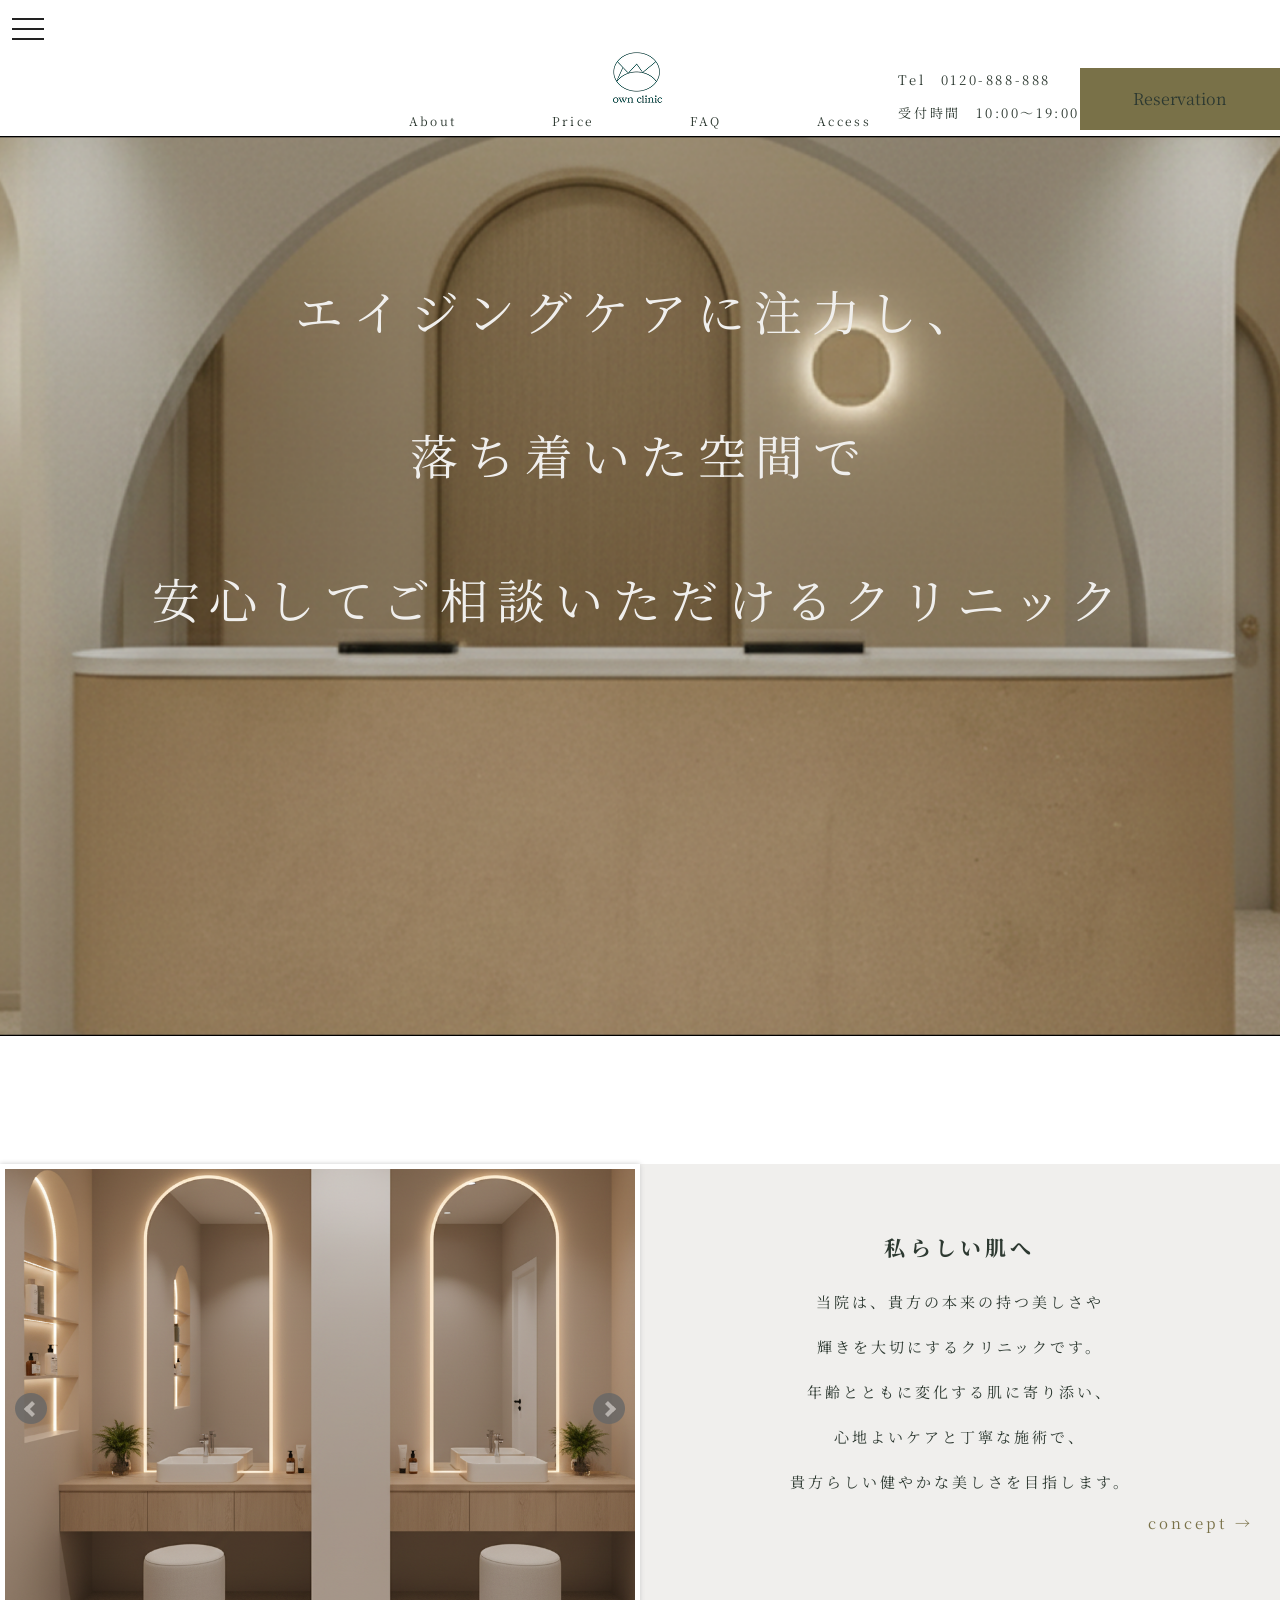
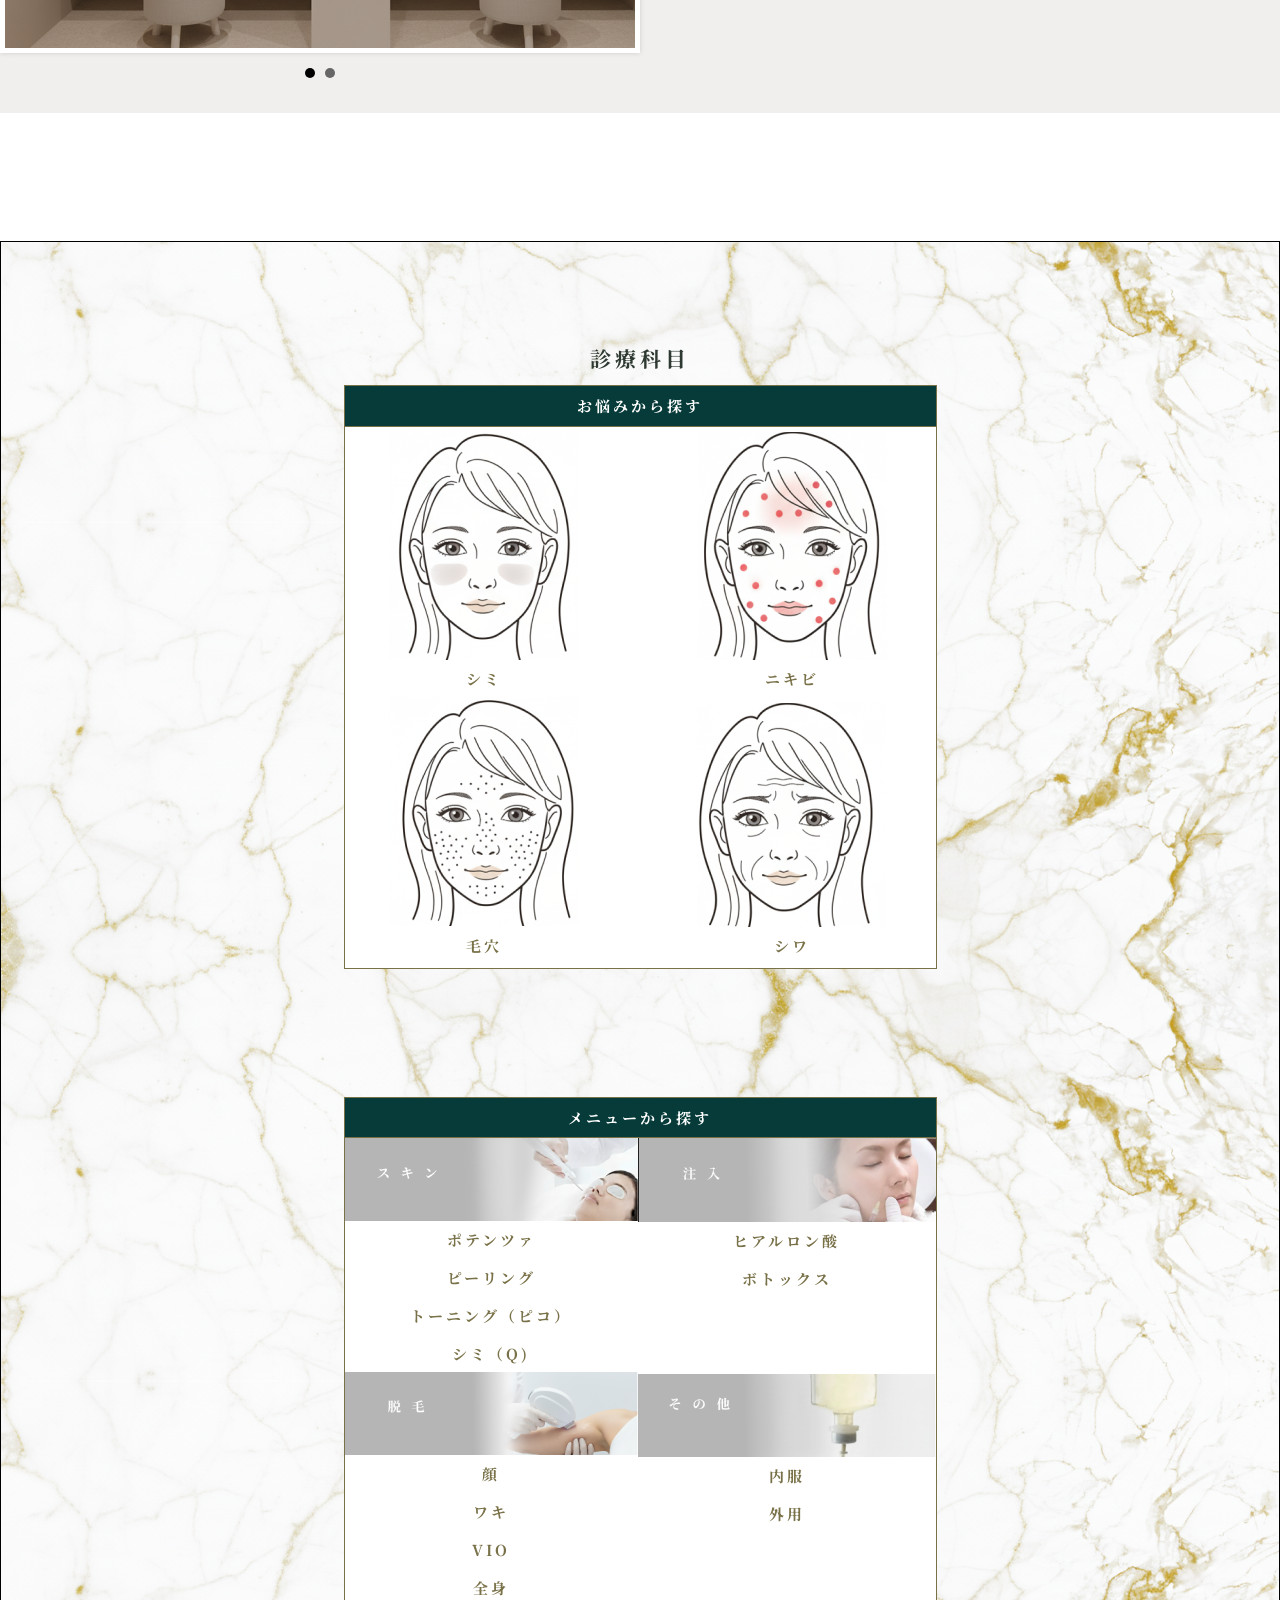
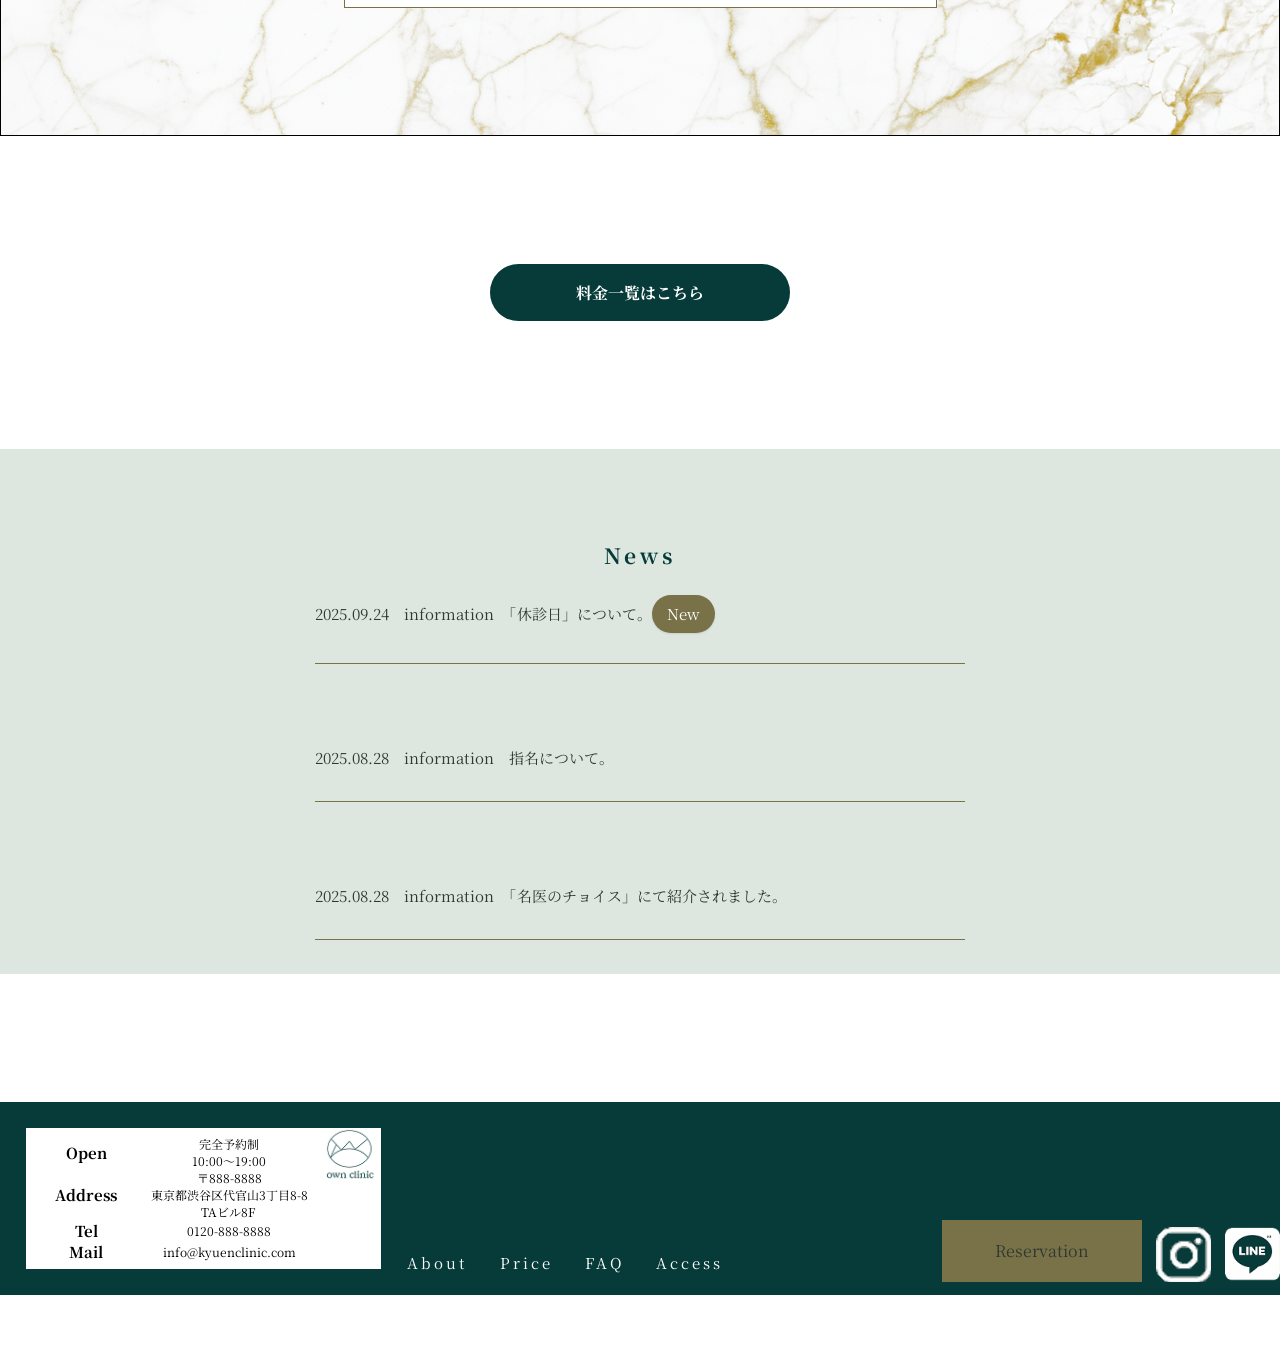
<file: index.html>
<!DOCTYPE HTML>
<html lang="ja">
<head>
<meta charset="utf-8">
<title>タイトル</title>
<link href="css/reset.css" rel="stylesheet">
<link href="css/style.css" rel="stylesheet">
<link rel="preconnect" href="https://fonts.googleapis.com">
<link rel="preconnect" href="https://fonts.gstatic.com" crossorigin>
<link href="https://fonts.googleapis.com/css2?family=Noto+Serif+JP:wght@200..900&display=swap" rel="stylesheet">
<meta name="viewport" content="width=device-width, initial-scale=1">
<!-- ブレークポイント -->
<meta name="viewport" content="width=device-width, initial-scale=1">
<!--jQuery本体-->
<script src="js/jquery-1.11.2.min.js"></script>
<!--トップスラーダー-->
<link href="js/drawer-master/drawer-master/dist/css/drawer.min.css" rel="stylesheet">
<script src="js/drawer-master/drawer-master/dist/js/drawer.min.js"></script>
<!--iscroll-->
<script src="js/iscroll-master/build/iscroll.js"></script>
<!-- スライダー -->
<link href="js/bxslider-4-master/dist/jquery.bxslider.css" rel="stylesheet">
<script src="js/bxslider-4-master/dist/jquery.bxslider.min.js"></script>
<!--ready関数-->
<!-- ハンバーガメニュー -->
<script>
$(function(){
     $('.drawer').drawer();
});
</script>
<!-- スライダー -->
<script>
$(function(){
    $('.bxslider').bxSlider();
});
</script>

</head>

<body class="drawer drawer--left">





<!--ヘッター-->
<header>

<div class="logo"><a href="index.html"><img src="img/rogo.png" alt=""></a>
</div>

<div class="header_top">
    <nav>
        <div><a href="02about/about.html"><p>About</p></a></div>
        <div><a href="03price/price.html"><p>Price</p></a></div>
        <div><a href="04faq/faq.html"><p>FAQ</p></a></div>
        <div><a href="05access/access.html"><p>Access</p></a></div>
    </nav>
    <div class="header_left">
        <div class="header_side">
        <p>Tel　0120-888-888</p>
        <p>受付時間　10:00～19:00</p>
        </div>
       <div class="Reservation"><a class="sample_btn" href="07reservation/reservation.html">Reservation</a>
        </div>
    </div>
</div>
</header>

<!-- クロスフェード -->
<!-- <section class="fv">
  <div class="fv-slides">
    <img src="img/TOP1.png" alt="FV画像1" class="is-active">
    <img src="img/TOP2.png" alt="FV画像2">
  </div>
</section> -->


<!--メイン画像-->
<section class="fv">
    <div class="top_main">
    <div class=top_main_big><p>エイジングケアに注力し、<br>
    落ち着いた空間で<br>
    安心してご相談いただけるクリニック</p>
    </div>
    </div> 
</section>

<!--concept-->
<section class="concept_out">
 <!-- <div class="concept_section_img"><img src="img/concept1.png" width="960px" height="730"alt="カウンセリングルーム">
 </div> -->
 <!-- スライダー -->
<div class="bxslider-box">
    <ul class="bxslider">
        <li><img src="img/concept1.png" alt="美容院内容1"/></li>
        <li><img src="img/concept2.png" alt="美容院内容2"/></li>
    </ul>
</div>
 <div class="concept_section_sentence">
   <div class="concept_section_sentence1">
   <p>私らしい肌へ</p>
   </div>
   <div class="concept_section_sentence2">
<p>当院は、貴方の本来の持つ美しさや<br>
輝きを大切にするクリニックです。<br>
年齢とともに変化する肌に寄り添い、<br>
心地よいケアと丁寧な施術で、<br>
貴方らしい健やかな美しさを目指します。</p>
   </div>
<!-- ボタン -->
     <div calss="concept_button">
            <div class="viewmore-btn">
            <a class="viewmore-txt" href="../02about/about.html">
                <p>concept →</p>
            </a>
            </div>
     </div>        
</div>
</section>

<!--menu-->
<section>
<div class="menu">
    <p>診療科目</p>   
    <section class="menu-qa"> 
        <div class="menu-q">
        <h3>お悩みから探す</h3>
        </div>
        <div class="menu_out">
            <div class="menu_out_1">
            <img src="img/menuSHIMI.png" alt="シミ">
            <a class="viewmore-txt2" href="08q-laser/q-laser.html">
                <p>シミ</p>
            </a>
            <img src="img/menuKEANA.png" alt="毛穴">
            <a class="viewmore-txt2" href="08q-laser/q-laser.html">
                <p>毛穴</p>
            </a>
            </div>
            <div class="menu_out_2">
            <img src="img/menuNIKIBI.png" alt="ニキビ">
            <a class="viewmore-txt2" href="08q-laser/q-laser.html">
                <p>ニキビ</p>
            </a>
            <img src="img/menuTARUMI.png" alt="シワ">
            <a class="viewmore-txt2" href="08q-laser/q-laser.html">
                <p>シワ</p>
            </a>
            </div>
        </div>
    </section>
    <section class="menu-qa"> 
        <div class="menu-q">
        <h3>メニューから探す</h3>
        </div>
        <div class="menu_out_under">
            <div class="menu_out_３">
            <img src="img/menuSUKIN.png" alt="スキン">
           <a class="viewmore-txt2" href="08q-laser/q-laser.html">
                <p>ポテンツァ</p>
            </a><br>
            <a class="viewmore-txt2" href="08q-laser/q-laser.html">
                <p>ピーリング</p>
            </a><br>
            <a class="viewmore-txt2" href="08q-laser/q-laser.html">
                <p>トーニング（ピコ）</p>
            </a><br>
            <a class="viewmore-txt2" href="08q-laser/q-laser.html">
                <p>シミ（Q)</p>
            </a>
            
            <img src="img/menuDATUMOU.png" alt="脱毛">
            <a class="viewmore-txt2" href="08q-laser/q-laser.html">
                <p>顔</p>
            </a><br>
            <a class="viewmore-txt2" href="08q-laser/q-laser.html">
                <p>ワキ</p>
            </a><br>
            <a class="viewmore-txt2" href="08q-laser/q-laser.html">
                <p>VIO</p>
            </a><br>
            <a class="viewmore-txt2" href="08q-laser/q-laser.html">
                <p>全身</p>
            </a>
            </div>
            <div class="menu_out_４">
            <img src="img/menuTYUUNYUU.png" alt="注入">
            <a class="viewmore-txt2" href="08q-laser/q-laser.html">
                <p>ヒアルロン酸</p>
            </a><br>
           <a class="viewmore-txt2" href="08q-laser/q-laser.html">
                <p>ボトックス</p>
            </a><br>
                <p>　</p>
                <p>　</p>
            <img src="img/menuSONOTA.png" alt="その他">
            <a class="viewmore-txt2" href="08q-laser/q-laser.html">
                <p>内服</p>
            </a><br>
            <a class="viewmore-txt2" href="08q-laser/q-laser.html">
                <p>外用</p>
            </a>
            </div>
        </div>
    </section>
</div>
</div>

</section>

<!--料金一覧-->
<section class="price">
    <a href="03price/price.html"> 
        <div class="c-btn reverse">料金一覧はこちら</div>
    </a>
</section>
<!--news-->
<section class="news">
    <div class="news_top">
        <p>News</p>
    </div>
    <div class="news_list_container"> 
    <div class="news_item">
        <a href="06news/news.html"><p>2025.09.24　information　「休診日」について。<span class="icon-new">New</span></p>
    </a></div>
    <div class="news_item">
        <a href="06news/news.html"><p>2025.08.28　information　指名について。</p></a>
    </div>
    <div class="news_item">
        <a href="06news/news.html"><p>2025.08.28　information　「名医のチョイス」にて紹介されました。</p></a>
    </div>
    </div>
</section>

<!--footer-->
<footer>
 <div class="footer_right">
    <table class="footer_box">
         <tr>
           <td class="footer_box_1">Open</td>
            <td class="footer_box_2">完全予約制<br>10:00〜19:00</td> 
        </tr>
         <tr>
           <td class="footer_box_1">Address</td>
           <td class="footer_box_2">〒888-8888<br>東京都渋谷区代官山3丁目8-8　TAビル8F </td>
        </tr>
        <tr>
           <td class="footer_box_1">Tel</td>
           <td class="footer_box_2">0120-888-8888</td>
        </tr>
        <tr>
            <td class="footer_box_1">Mail</td>
            <td class="footer_box_2">info@kyuenclinic.com</td>  
        </tr>
    </table>
    <div class="footer_rogo">
    <img src="img/rogo.png" width="70px" height="70px" alt="ロゴ"></a>
</div>
</div>

<div class="footer_nav">
    <div><a href="02about/about.html"><p>About</p></a>
    </div>
    <div><a href="03price/price.html"><p>Price</p></a>
    </div>
    <div><a href="04faq/faq.html"><p>FAQ</p></a>
    </div>
    <div><a href="05access/access.html"><p>Access</p></a>
    </div>
</div>
<div class="Reservation_out">
    <div class="Reservation"><a href="07reservation/reservation.html"><a class="sample_btn" href="#">Reservation</a></a>
    </div>
    <div class="IG"><a href=""><img src="img/footer-IG.png" alt=""></a>
    </div>
    <div class="LINE"><a href=""><img src="img/footer-LINE.png" alt=""></a>
    </div>
</div>
</footer>

<!--ハンバーガーメニュー-->
<body class="drawer drawer--left">
  <header role="banner">
    <button type="button" class="drawer-toggle drawer-hamburger">
      <span class="sr-only">toggle navigation</span>
      <span class="drawer-hamburger-icon"></span>
    </button>
    <nav class="drawer-nav" role="navigation">
      <ul class="drawer-menu">
        <li><a class="drawer-brand" href="#">Own Clinic</a></li>
        <li><a class="drawer-menu-item" href="../02about/about.html">About</a></li>
        <li><a class="drawer-menu-item" href="../03price/price.html">Price</a></li>
        <li><a class="drawer-menu-item" href="../04faq/faq.html">FAQ</a></li>
        <li><a class="drawer-menu-item" href="../05access/access.html">Access</a></li>
      </ul>
    </nav>
  </header>
  <main role="main">
    <!-- Page content -->
  </main>
</body>

</body>

</html>
</file>
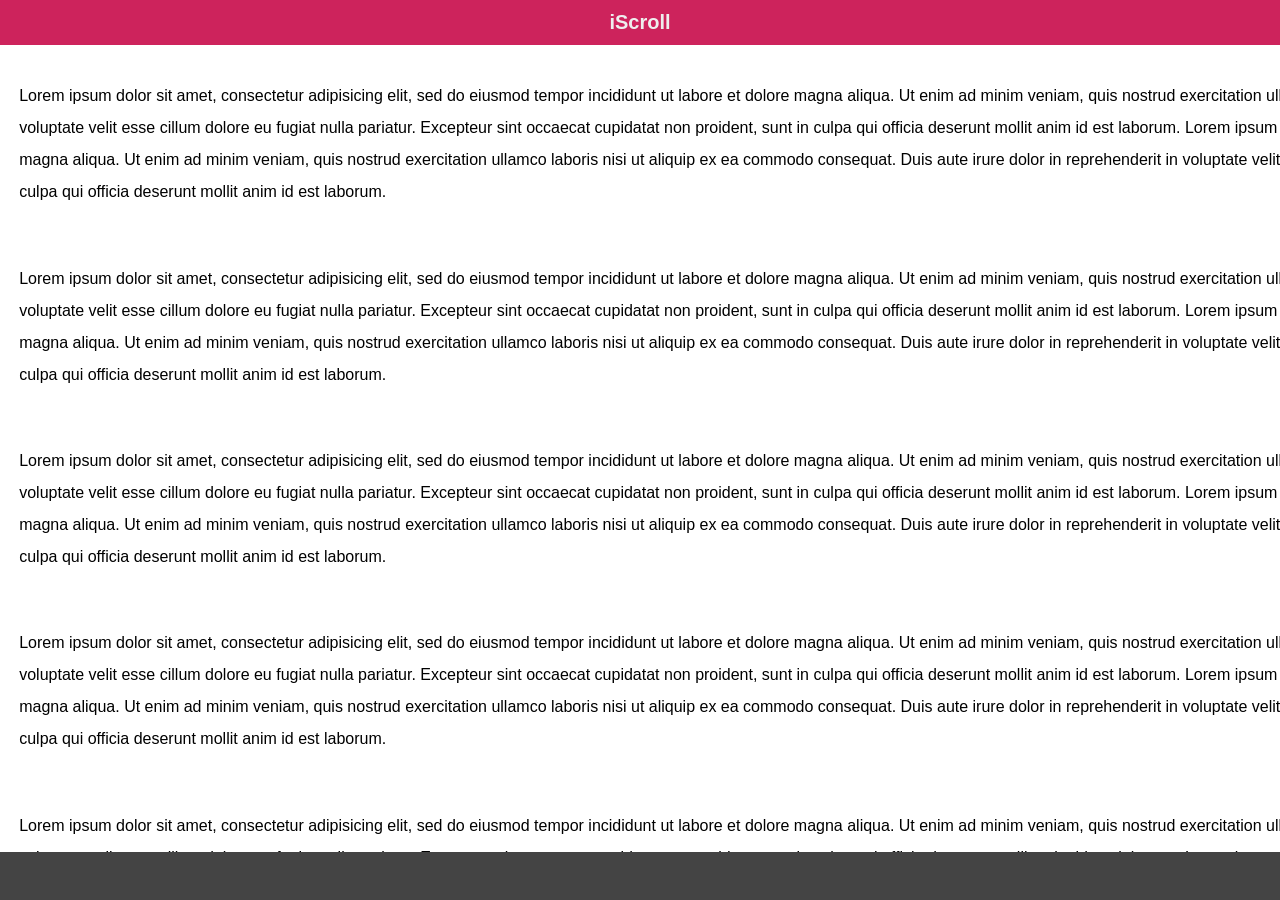
<file: js/iscroll-master/demos/2d-scroll/index.html>
<!DOCTYPE html>
<html>
<head>
<meta charset="utf-8">
<meta name="viewport" content="width=device-width, initial-scale=1.0, user-scalable=0, minimum-scale=1.0, maximum-scale=1.0">

<title>iScroll demo: 2d scroll</title>

<script type="text/javascript" src="../../build/iscroll.js"></script>
<script type="text/javascript" src="../demoUtils.js"></script>
<script type="text/javascript">

var myScroll;

function loaded () {
	myScroll = new IScroll('#wrapper', { scrollX: true, freeScroll: true });
}

document.addEventListener('touchmove', function (e) { e.preventDefault(); }, isPassive() ? {
	capture: false,
	passive: false
} : false);

</script>

<style type="text/css">
* {
	-webkit-box-sizing: border-box;
	-moz-box-sizing: border-box;
	box-sizing: border-box;
}

html {
	-ms-touch-action: none;
}

body,ul,li {
	padding: 0;
	margin: 0;
	border: 0;
}

body {
	font-size: 12px;
	font-family: ubuntu, helvetica, arial;
	overflow: hidden; /* this is important to prevent the whole page to bounce */
}

#header {
	position: absolute;
	z-index: 2;
	top: 0;
	left: 0;
	width: 100%;
	height: 45px;
	line-height: 45px;
	background: #CD235C;
	padding: 0;
	color: #eee;
	font-size: 20px;
	text-align: center;
	font-weight: bold;
}

#footer {
	position: absolute;
	z-index: 2;
	bottom: 0;
	left: 0;
	width: 100%;
	height: 48px;
	background: #444;
	padding: 0;
	border-top: 1px solid #444;
}

#wrapper {
	position: absolute;
	z-index: 1;
	top: 45px;
	bottom: 48px;
	left: 0;
	width: 100%;
	background: #ccc;
	overflow: hidden;
}

#scroller {
	position: absolute;
	z-index: 1;
	-webkit-tap-highlight-color: rgba(0,0,0,0);
	width: 2000px;
	-webkit-transform: translateZ(0);
	-moz-transform: translateZ(0);
	-ms-transform: translateZ(0);
	-o-transform: translateZ(0);
	transform: translateZ(0);
	-webkit-touch-callout: none;
	-webkit-user-select: none;
	-moz-user-select: none;
	-ms-user-select: none;
	user-select: none;
	-webkit-text-size-adjust: none;
	-moz-text-size-adjust: none;
	-ms-text-size-adjust: none;
	-o-text-size-adjust: none;
	text-size-adjust: none;
	background: #fff;
}

p {
	font-size: 16px;
	padding: 1.2em;
	line-height: 200%;
}

</style>
</head>
<body onload="loaded()">
<div id="header">iScroll</div>

<div id="wrapper">
	<div id="scroller">
		<p>Lorem ipsum dolor sit amet, consectetur adipisicing elit, sed do eiusmod tempor incididunt ut labore et dolore magna aliqua. Ut enim ad minim veniam, quis nostrud exercitation ullamco laboris nisi ut aliquip ex ea commodo consequat. Duis aute irure dolor in reprehenderit in voluptate velit esse cillum dolore eu fugiat nulla pariatur. Excepteur sint occaecat cupidatat non proident, sunt in culpa qui officia deserunt mollit anim id est laborum. Lorem ipsum dolor sit amet, consectetur adipisicing elit, sed do eiusmod tempor incididunt ut labore et dolore magna aliqua. Ut enim ad minim veniam, quis nostrud exercitation ullamco laboris nisi ut aliquip ex ea commodo consequat. Duis aute irure dolor in reprehenderit in voluptate velit esse cillum dolore eu fugiat nulla pariatur. Excepteur sint occaecat cupidatat non proident, sunt in culpa qui officia deserunt mollit anim id est laborum.</p>

		<p>Lorem ipsum dolor sit amet, consectetur adipisicing elit, sed do eiusmod tempor incididunt ut labore et dolore magna aliqua. Ut enim ad minim veniam, quis nostrud exercitation ullamco laboris nisi ut aliquip ex ea commodo consequat. Duis aute irure dolor in reprehenderit in voluptate velit esse cillum dolore eu fugiat nulla pariatur. Excepteur sint occaecat cupidatat non proident, sunt in culpa qui officia deserunt mollit anim id est laborum. Lorem ipsum dolor sit amet, consectetur adipisicing elit, sed do eiusmod tempor incididunt ut labore et dolore magna aliqua. Ut enim ad minim veniam, quis nostrud exercitation ullamco laboris nisi ut aliquip ex ea commodo consequat. Duis aute irure dolor in reprehenderit in voluptate velit esse cillum dolore eu fugiat nulla pariatur. Excepteur sint occaecat cupidatat non proident, sunt in culpa qui officia deserunt mollit anim id est laborum.</p>

		<p>Lorem ipsum dolor sit amet, consectetur adipisicing elit, sed do eiusmod tempor incididunt ut labore et dolore magna aliqua. Ut enim ad minim veniam, quis nostrud exercitation ullamco laboris nisi ut aliquip ex ea commodo consequat. Duis aute irure dolor in reprehenderit in voluptate velit esse cillum dolore eu fugiat nulla pariatur. Excepteur sint occaecat cupidatat non proident, sunt in culpa qui officia deserunt mollit anim id est laborum. Lorem ipsum dolor sit amet, consectetur adipisicing elit, sed do eiusmod tempor incididunt ut labore et dolore magna aliqua. Ut enim ad minim veniam, quis nostrud exercitation ullamco laboris nisi ut aliquip ex ea commodo consequat. Duis aute irure dolor in reprehenderit in voluptate velit esse cillum dolore eu fugiat nulla pariatur. Excepteur sint occaecat cupidatat non proident, sunt in culpa qui officia deserunt mollit anim id est laborum.</p>

		<p>Lorem ipsum dolor sit amet, consectetur adipisicing elit, sed do eiusmod tempor incididunt ut labore et dolore magna aliqua. Ut enim ad minim veniam, quis nostrud exercitation ullamco laboris nisi ut aliquip ex ea commodo consequat. Duis aute irure dolor in reprehenderit in voluptate velit esse cillum dolore eu fugiat nulla pariatur. Excepteur sint occaecat cupidatat non proident, sunt in culpa qui officia deserunt mollit anim id est laborum. Lorem ipsum dolor sit amet, consectetur adipisicing elit, sed do eiusmod tempor incididunt ut labore et dolore magna aliqua. Ut enim ad minim veniam, quis nostrud exercitation ullamco laboris nisi ut aliquip ex ea commodo consequat. Duis aute irure dolor in reprehenderit in voluptate velit esse cillum dolore eu fugiat nulla pariatur. Excepteur sint occaecat cupidatat non proident, sunt in culpa qui officia deserunt mollit anim id est laborum.</p>

		<p>Lorem ipsum dolor sit amet, consectetur adipisicing elit, sed do eiusmod tempor incididunt ut labore et dolore magna aliqua. Ut enim ad minim veniam, quis nostrud exercitation ullamco laboris nisi ut aliquip ex ea commodo consequat. Duis aute irure dolor in reprehenderit in voluptate velit esse cillum dolore eu fugiat nulla pariatur. Excepteur sint occaecat cupidatat non proident, sunt in culpa qui officia deserunt mollit anim id est laborum. Lorem ipsum dolor sit amet, consectetur adipisicing elit, sed do eiusmod tempor incididunt ut labore et dolore magna aliqua. Ut enim ad minim veniam, quis nostrud exercitation ullamco laboris nisi ut aliquip ex ea commodo consequat. Duis aute irure dolor in reprehenderit in voluptate velit esse cillum dolore eu fugiat nulla pariatur. Excepteur sint occaecat cupidatat non proident, sunt in culpa qui officia deserunt mollit anim id est laborum.</p>

		<p>Lorem ipsum dolor sit amet, consectetur adipisicing elit, sed do eiusmod tempor incididunt ut labore et dolore magna aliqua. Ut enim ad minim veniam, quis nostrud exercitation ullamco laboris nisi ut aliquip ex ea commodo consequat. Duis aute irure dolor in reprehenderit in voluptate velit esse cillum dolore eu fugiat nulla pariatur. Excepteur sint occaecat cupidatat non proident, sunt in culpa qui officia deserunt mollit anim id est laborum. Lorem ipsum dolor sit amet, consectetur adipisicing elit, sed do eiusmod tempor incididunt ut labore et dolore magna aliqua. Ut enim ad minim veniam, quis nostrud exercitation ullamco laboris nisi ut aliquip ex ea commodo consequat. Duis aute irure dolor in reprehenderit in voluptate velit esse cillum dolore eu fugiat nulla pariatur. Excepteur sint occaecat cupidatat non proident, sunt in culpa qui officia deserunt mollit anim id est laborum.</p>
	</div>
</div>

<div id="footer"></div>

</body>
</html>
</file>
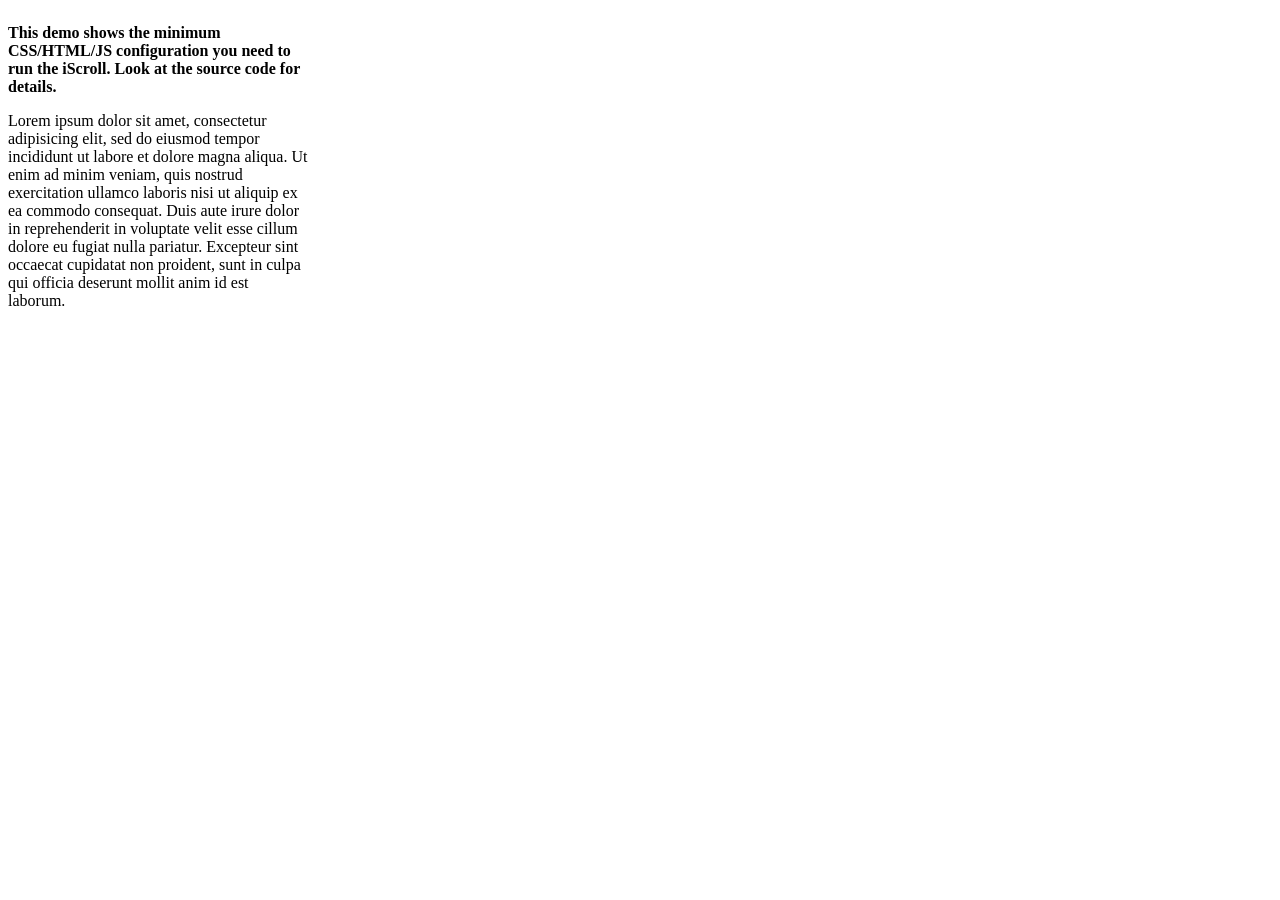
<file: js/iscroll-master/demos/barebone/index.html>
<!DOCTYPE html>
<html>
<head>
<meta charset="utf-8">
<meta name="viewport" content="width=device-width, initial-scale=1.0, user-scalable=0, minimum-scale=1.0, maximum-scale=1.0">

<title>iScroll demo: barebone</title>

<script type="text/javascript" src="../../build/iscroll.js"></script>
<script type="text/javascript" src="../demoUtils.js"></script>
<script type="text/javascript">

var myScroll;

function loaded () {
	myScroll = new IScroll('#wrapper');
}

document.addEventListener('touchmove', function (e) { e.preventDefault(); }, isPassive() ? {
	capture: false,
	passive: false
} : false);

</script>

<style>
body {
	/* On modern browsers, prevent the whole page to bounce */
	overflow: hidden;
}

#wrapper {
	position: relative;
	width: 300px;
	height: 300px;
	overflow: hidden;

	/* Prevent native touch events on Windows */
	-ms-touch-action: none;

	/* Prevent the callout on tap-hold and text selection */
	-webkit-touch-callout: none;
	-webkit-user-select: none;
	-moz-user-select: none;
	-ms-user-select: none;
	user-select: none;

	/* Prevent text resize on orientation change, useful for web-apps */
	-webkit-text-size-adjust: none;
	-moz-text-size-adjust: none;
	-ms-text-size-adjust: none;
	-o-text-size-adjust: none;
	text-size-adjust: none;
}

#scroller {
	position: absolute;

	/* Prevent elements to be highlighted on tap */
	-webkit-tap-highlight-color: rgba(0,0,0,0);

	/* Put the scroller into the HW Compositing layer right from the start */
	-webkit-transform: translateZ(0);
	-moz-transform: translateZ(0);
	-ms-transform: translateZ(0);
	-o-transform: translateZ(0);
	transform: translateZ(0);
}
</style>

</head>
<body onload="loaded()">

<div id="wrapper">
	<div id="scroller">
		<p><strong>This demo shows the minimum CSS/HTML/JS configuration you need to run the iScroll. Look at the source code for details.</strong></p>

		<p>Lorem ipsum dolor sit amet, consectetur adipisicing elit, sed do eiusmod tempor incididunt ut labore et dolore magna aliqua. Ut enim ad minim veniam, quis nostrud exercitation ullamco laboris nisi ut aliquip ex ea commodo consequat. Duis aute irure dolor in reprehenderit in voluptate velit esse cillum dolore eu fugiat nulla pariatur. Excepteur sint occaecat cupidatat non proident, sunt in culpa qui officia deserunt mollit anim id est laborum.</p>

		<p>Sed ut perspiciatis unde omnis iste natus error sit voluptatem accusantium doloremque laudantium, totam rem aperiam, eaque ipsa quae ab illo inventore veritatis et quasi architecto beatae vitae dicta sunt explicabo. Nemo enim ipsam voluptatem quia voluptas sit aspernatur aut odit aut fugit, sed quia consequuntur magni dolores eos qui ratione voluptatem sequi nesciunt. Neque porro quisquam est, qui dolorem ipsum quia dolor sit amet, consectetur, adipisci velit, sed quia non numquam eius modi tempora incidunt ut labore et dolore magnam aliquam quaerat voluptatem. Ut enim ad minima veniam, quis nostrum exercitationem ullam corporis suscipit laboriosam, nisi ut aliquid ex ea commodi consequatur? Quis autem vel eum iure reprehenderit qui in ea voluptate velit esse quam nihil molestiae consequatur, vel illum qui dolorem eum fugiat quo voluptas nulla pariatur?</p>

		<p>At vero eos et accusamus et iusto odio dignissimos ducimus qui blanditiis praesentium voluptatum deleniti atque corrupti quos dolores et quas molestias excepturi sint occaecati cupiditate non provident, similique sunt in culpa qui officia deserunt mollitia animi, id est laborum et dolorum fuga. Et harum quidem rerum facilis est et expedita distinctio. Nam libero tempore, cum soluta nobis est eligendi optio cumque nihil impedit quo minus id quod maxime placeat facere possimus, omnis voluptas assumenda est, omnis dolor repellendus. Temporibus autem quibusdam et aut officiis debitis aut rerum necessitatibus saepe eveniet ut et voluptates repudiandae sint et molestiae non recusandae. Itaque earum rerum hic tenetur a sapiente delectus, ut aut reiciendis voluptatibus maiores alias consequatur aut perferendis doloribus asperiores repellat.</p>
	</div>
</div>

</body>
</html>
</file>
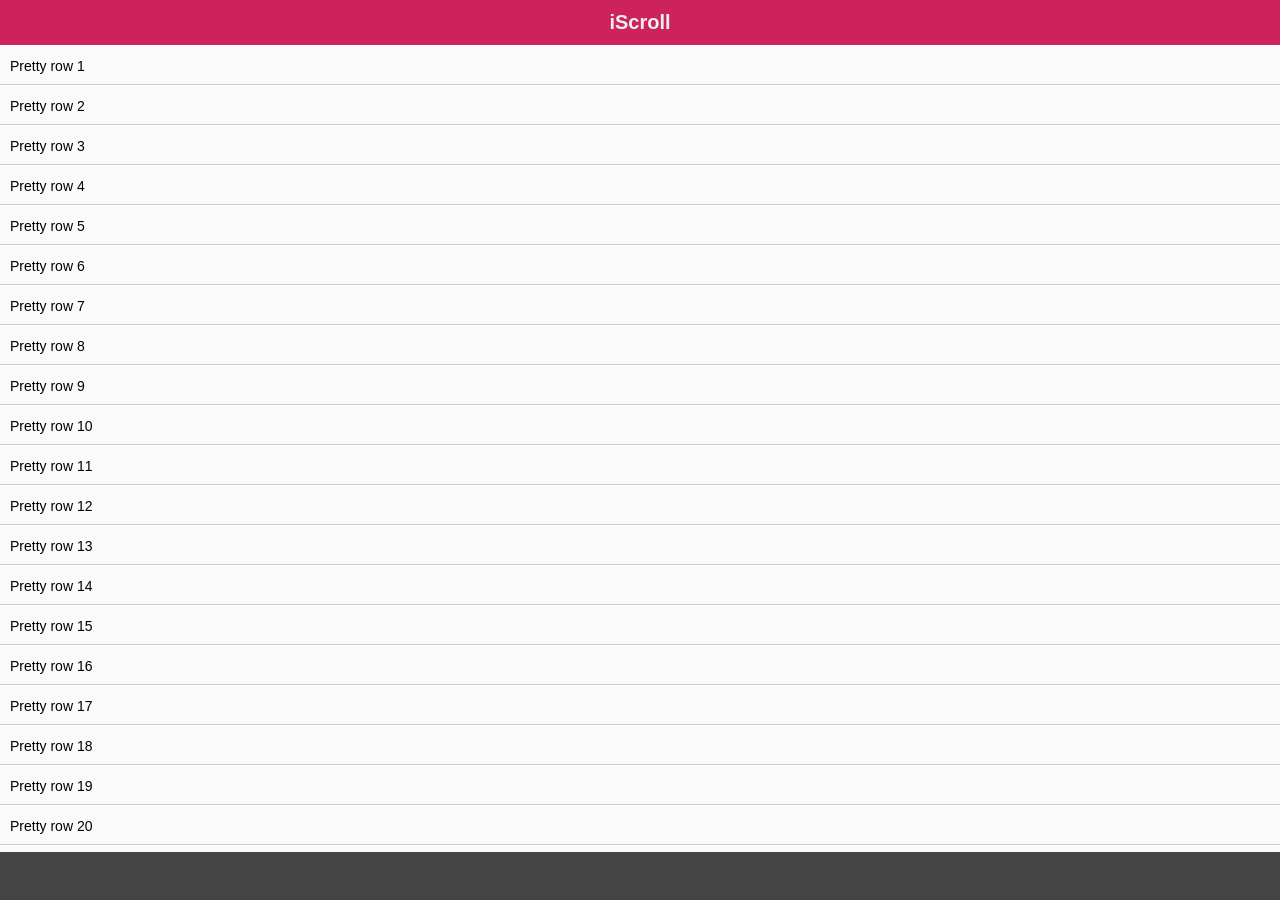
<file: js/iscroll-master/demos/bounce-easing/index.html>
<!DOCTYPE html>
<html>
<head>
<meta charset="utf-8">
<meta name="viewport" content="width=device-width, initial-scale=1.0, user-scalable=0, minimum-scale=1.0, maximum-scale=1.0">

<title>iScroll demo: bounce easing</title>

<script type="text/javascript" src="../../build/iscroll.js"></script>
<script type="text/javascript" src="../demoUtils.js"></script>
<script type="text/javascript">

var myScroll;

function loaded () {
	myScroll = new IScroll('#wrapper', { bounceEasing: 'elastic', bounceTime: 1200 });
}

document.addEventListener('touchmove', function (e) { e.preventDefault(); }, isPassive() ? {
	capture: false,
	passive: false
} : false);

</script>

<style type="text/css">
* {
	-webkit-box-sizing: border-box;
	-moz-box-sizing: border-box;
	box-sizing: border-box;
}

html {
	-ms-touch-action: none;
}

body,ul,li {
	padding: 0;
	margin: 0;
	border: 0;
}

body {
	font-size: 12px;
	font-family: ubuntu, helvetica, arial;
	overflow: hidden; /* this is important to prevent the whole page to bounce */
}

#header {
	position: absolute;
	z-index: 2;
	top: 0;
	left: 0;
	width: 100%;
	height: 45px;
	line-height: 45px;
	background: #CD235C;
	padding: 0;
	color: #eee;
	font-size: 20px;
	text-align: center;
	font-weight: bold;
}

#footer {
	position: absolute;
	z-index: 2;
	bottom: 0;
	left: 0;
	width: 100%;
	height: 48px;
	background: #444;
	padding: 0;
	border-top: 1px solid #444;
}

#wrapper {
	position: absolute;
	z-index: 1;
	top: 45px;
	bottom: 48px;
	left: 0;
	width: 100%;
	background: #ccc;
	overflow: hidden;
}

#scroller {
	position: absolute;
	z-index: 1;
	-webkit-tap-highlight-color: rgba(0,0,0,0);
	width: 100%;
	-webkit-transform: translateZ(0);
	-moz-transform: translateZ(0);
	-ms-transform: translateZ(0);
	-o-transform: translateZ(0);
	transform: translateZ(0);
	-webkit-touch-callout: none;
	-webkit-user-select: none;
	-moz-user-select: none;
	-ms-user-select: none;
	user-select: none;
	-webkit-text-size-adjust: none;
	-moz-text-size-adjust: none;
	-ms-text-size-adjust: none;
	-o-text-size-adjust: none;
	text-size-adjust: none;
}

#scroller ul {
	list-style: none;
	padding: 0;
	margin: 0;
	width: 100%;
	text-align: left;
}

#scroller li {
	padding: 0 10px;
	height: 40px;
	line-height: 40px;
	border-bottom: 1px solid #ccc;
	border-top: 1px solid #fff;
	background-color: #fafafa;
	font-size: 14px;
}

</style>
</head>
<body onload="loaded()">
<div id="header">iScroll</div>

<div id="wrapper">
	<div id="scroller">
		<ul>
			<li>Pretty row 1</li>
			<li>Pretty row 2</li>
			<li>Pretty row 3</li>
			<li>Pretty row 4</li>
			<li>Pretty row 5</li>
			<li>Pretty row 6</li>
			<li>Pretty row 7</li>
			<li>Pretty row 8</li>
			<li>Pretty row 9</li>
			<li>Pretty row 10</li>
			<li>Pretty row 11</li>
			<li>Pretty row 12</li>
			<li>Pretty row 13</li>
			<li>Pretty row 14</li>
			<li>Pretty row 15</li>
			<li>Pretty row 16</li>
			<li>Pretty row 17</li>
			<li>Pretty row 18</li>
			<li>Pretty row 19</li>
			<li>Pretty row 20</li>
			<li>Pretty row 21</li>
			<li>Pretty row 22</li>
			<li>Pretty row 23</li>
			<li>Pretty row 24</li>
			<li>Pretty row 25</li>
			<li>Pretty row 26</li>
			<li>Pretty row 27</li>
			<li>Pretty row 28</li>
			<li>Pretty row 29</li>
			<li>Pretty row 30</li>
			<li>Pretty row 31</li>
			<li>Pretty row 32</li>
			<li>Pretty row 33</li>
			<li>Pretty row 34</li>
			<li>Pretty row 35</li>
			<li>Pretty row 36</li>
			<li>Pretty row 37</li>
			<li>Pretty row 38</li>
			<li>Pretty row 39</li>
			<li>Pretty row 40</li>
			<li>Pretty row 41</li>
			<li>Pretty row 42</li>
			<li>Pretty row 43</li>
			<li>Pretty row 44</li>
			<li>Pretty row 45</li>
			<li>Pretty row 46</li>
			<li>Pretty row 47</li>
			<li>Pretty row 48</li>
			<li>Pretty row 49</li>
			<li>Pretty row 50</li>
		</ul>
	</div>
</div>

<div id="footer"></div>

</body>
</html>
</file>
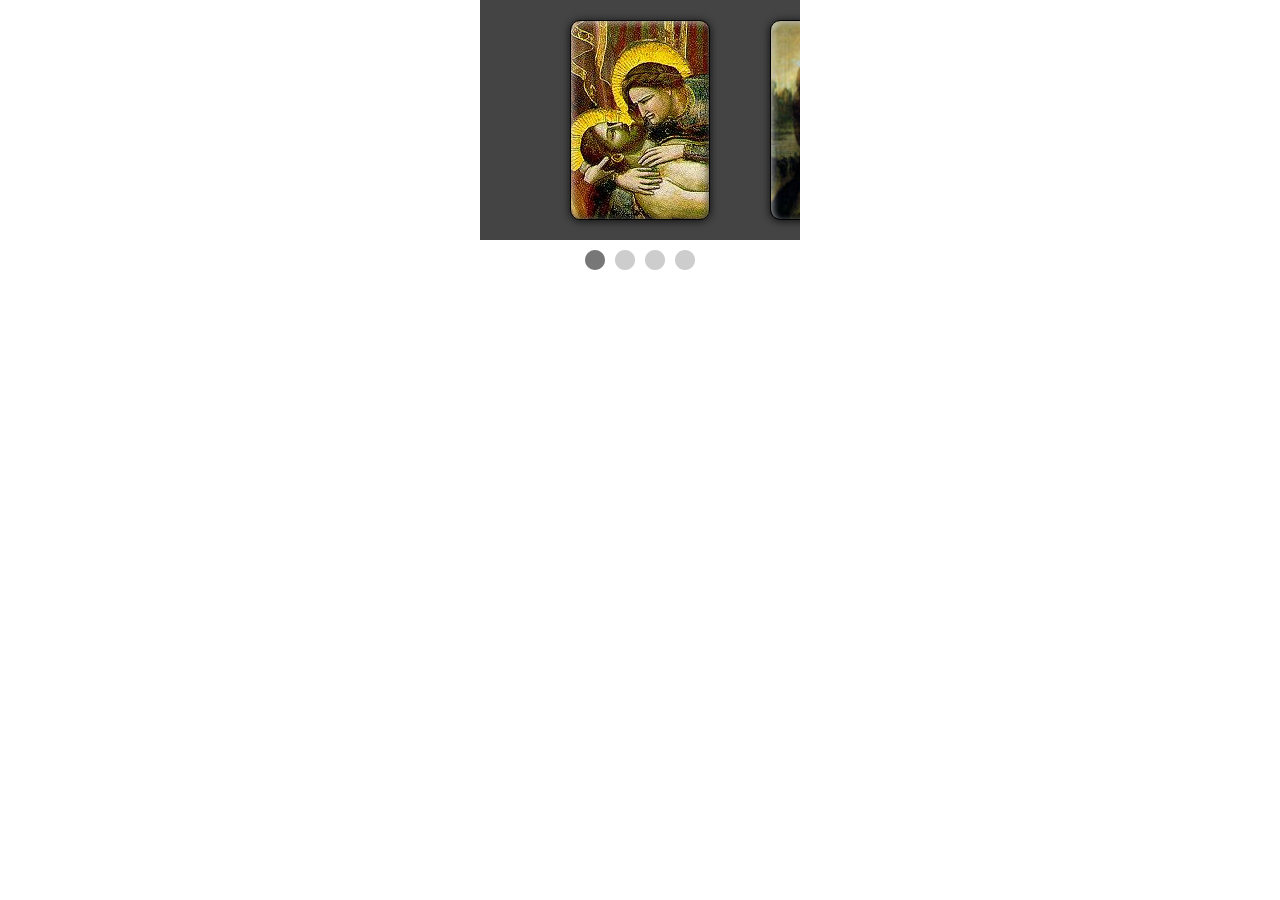
<file: js/iscroll-master/demos/carousel/index.html>
<!DOCTYPE html>
<html>
<head>
<meta charset="utf-8">
<meta name="viewport" content="width=device-width, initial-scale=1.0, user-scalable=0, minimum-scale=1.0, maximum-scale=1.0">

<title>iScroll demo: carousel</title>

<script type="text/javascript" src="../../build/iscroll.js"></script>
<script type="text/javascript" src="../demoUtils.js"></script>
<script type="text/javascript">

var myScroll;

function loaded () {
	myScroll = new IScroll('#wrapper', {
		scrollX: true,
		scrollY: false,
		momentum: false,
		snap: true,
		snapSpeed: 400,
		keyBindings: true,
		indicators: {
			el: document.getElementById('indicator'),
			resize: false
		}
	});
}

document.addEventListener('touchmove', function (e) { e.preventDefault(); }, isPassive() ? {
	capture: false,
	passive: false
} : false);
</script>

<style type="text/css">
* {
	-webkit-box-sizing: border-box;
	-moz-box-sizing: border-box;
	box-sizing: border-box;
}

html {
	-ms-touch-action: none;
}

body, ul, li {
	padding: 0;
	margin: 0;
	border: 0;
}

body {
	font-size: 12px;
	font-family: ubuntu, helvetica, arial;
	overflow: hidden; /* this is important to prevent the whole page to bounce */
}

#viewport {
	position: relative;
	width: 320px;
	height: 240px;
	margin: 0 auto;
	background: #444;
	overflow: hidden;
}

#wrapper {
	width: 200px;
	height: 240px;
	margin: 0 auto;
}

#scroller {
	position: absolute;
	z-index: 1;
	-webkit-tap-highlight-color: rgba(0,0,0,0);
	width: 800px;
	height: 240px;
	-webkit-transform: translateZ(0);
	-moz-transform: translateZ(0);
	-ms-transform: translateZ(0);
	-o-transform: translateZ(0);
	transform: translateZ(0);
	-webkit-touch-callout: none;
	-webkit-user-select: none;
	-moz-user-select: none;
	-ms-user-select: none;
	user-select: none;
	-webkit-text-size-adjust: none;
	-moz-text-size-adjust: none;
	-ms-text-size-adjust: none;
	-o-text-size-adjust: none;
	text-size-adjust: none;
	background-color: #444;
}

.slide {
	width: 200px;
	height: 240px;
	float: left;
}

.painting {
	width: 140px;
	height: 200px;
	border-radius: 10px;
	margin: 20px auto;
	border: 1px solid #000;
	box-shadow:
		inset 2px 2px 6px rgba(255,255,255,0.6),
		inset -2px -2px 6px rgba(0,0,0,0.6),
		0 1px 8px rgba(0,0,0,0.8);
}

.giotto {
	background: url(giotto.jpg);
}

.leonardo {
	background: url(leonardo.jpg);
}

.gaugin {
	background: url(gaugin.jpg);
}

.warhol {
	background: url(warhol.jpg);
}

#indicator {
	position: relative;
	width: 110px;
	height: 20px;
	margin: 10px auto;
	background: url([data-uri]);
}

#dotty {
	position: absolute;
	width: 20px;
	height: 20px;
	border-radius: 10px;
	background: #777;
}

</style>
</head>
<body onload="loaded()">

<div id="viewport">
	<div id="wrapper">
		<div id="scroller">
			<div class="slide">
				<div class="painting giotto"></div>
			</div>
			<div class="slide">
				<div class="painting leonardo"></div>
			</div>
			<div class="slide">
				<div class="painting gaugin"></div>
			</div>
			<div class="slide">
				<div class="painting warhol"></div>
			</div>
		</div>
	</div>
</div>

<div id="indicator">
	<div id="dotty"></div>
</div>

</body>
</html>
</file>
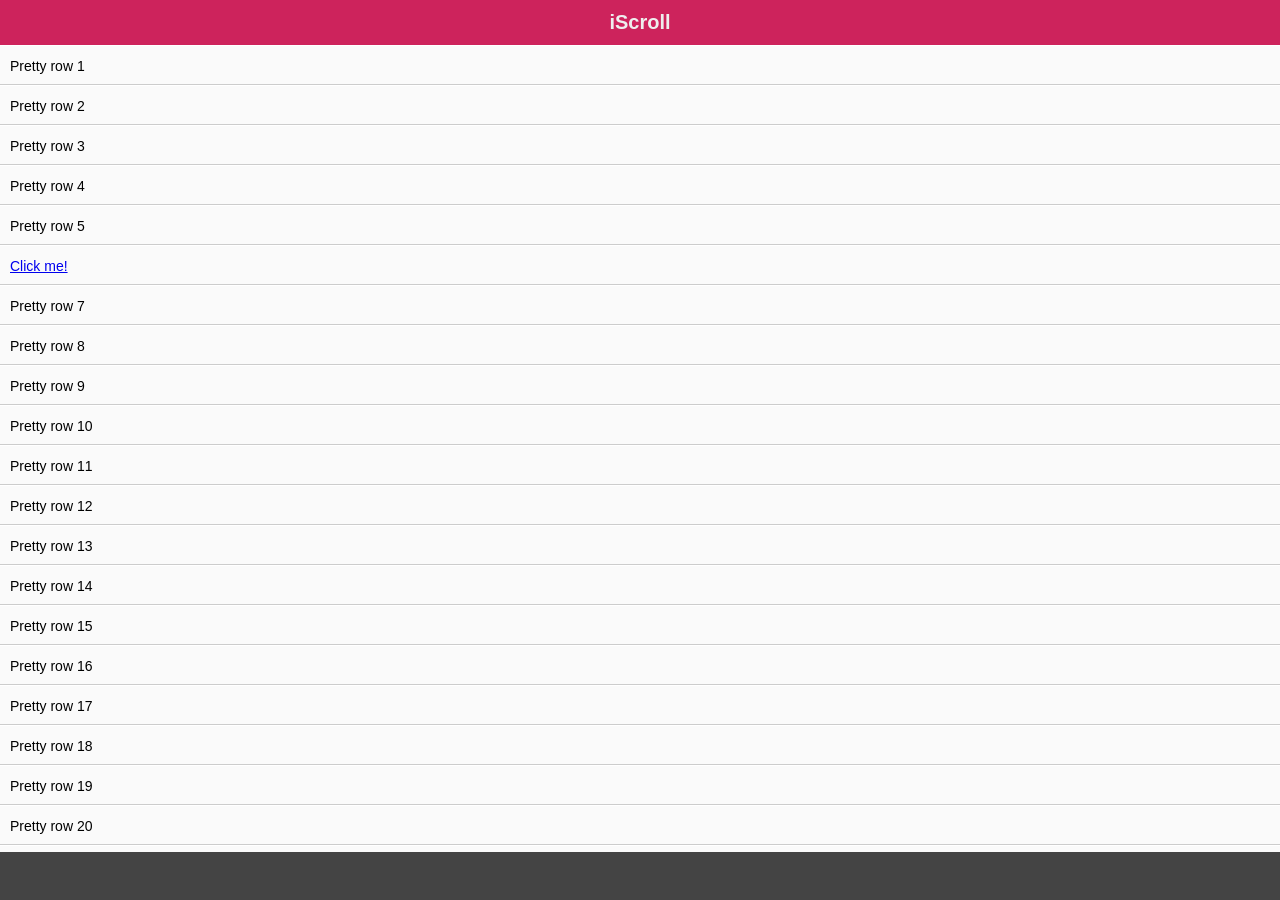
<file: js/iscroll-master/demos/click/index.html>
<!DOCTYPE html>
<html>
<head>
<meta charset="utf-8">
<meta name="viewport" content="width=device-width, initial-scale=1.0, user-scalable=0, minimum-scale=1.0, maximum-scale=1.0">

<title>iScroll demo: click</title>

<script type="text/javascript" src="../../build/iscroll.js"></script>
<script type="text/javascript" src="../demoUtils.js"></script>
<script type="text/javascript">

var myScroll;

function loaded () {
	myScroll = new IScroll('#wrapper', { mouseWheel: true, click: true });
}

document.addEventListener('touchmove', function (e) { e.preventDefault(); }, isPassive() ? {
	capture: false,
	passive: false
} : false);

</script>

<style type="text/css">
* {
	-webkit-box-sizing: border-box;
	-moz-box-sizing: border-box;
	box-sizing: border-box;
}

html {
	-ms-touch-action: none;
}

body,ul,li {
	padding: 0;
	margin: 0;
	border: 0;
}

body {
	font-size: 12px;
	font-family: ubuntu, helvetica, arial;
	overflow: hidden; /* this is important to prevent the whole page to bounce */
}

#header {
	position: absolute;
	z-index: 2;
	top: 0;
	left: 0;
	width: 100%;
	height: 45px;
	line-height: 45px;
	background: #CD235C;
	padding: 0;
	color: #eee;
	font-size: 20px;
	text-align: center;
	font-weight: bold;
}

#footer {
	position: absolute;
	z-index: 2;
	bottom: 0;
	left: 0;
	width: 100%;
	height: 48px;
	background: #444;
	padding: 0;
	border-top: 1px solid #444;
}

#wrapper {
	position: absolute;
	z-index: 1;
	top: 45px;
	bottom: 48px;
	left: 0;
	width: 100%;
	background: #ccc;
	overflow: hidden;
}

#scroller {
	position: absolute;
	z-index: 1;
	-webkit-tap-highlight-color: rgba(0,0,0,0);
	width: 100%;
	-webkit-transform: translateZ(0);
	-moz-transform: translateZ(0);
	-ms-transform: translateZ(0);
	-o-transform: translateZ(0);
	transform: translateZ(0);
	-webkit-touch-callout: none;
	-webkit-user-select: none;
	-moz-user-select: none;
	-ms-user-select: none;
	user-select: none;
	-webkit-text-size-adjust: none;
	-moz-text-size-adjust: none;
	-ms-text-size-adjust: none;
	-o-text-size-adjust: none;
	text-size-adjust: none;
}

#scroller ul {
	list-style: none;
	padding: 0;
	margin: 0;
	width: 100%;
	text-align: left;
}

#scroller li {
	padding: 0 10px;
	height: 40px;
	line-height: 40px;
	border-bottom: 1px solid #ccc;
	border-top: 1px solid #fff;
	background-color: #fafafa;
	font-size: 14px;
}

</style>
</head>
<body onload="loaded()">
<div id="header">iScroll</div>

<div id="wrapper">
	<div id="scroller">
		<ul>
			<li>Pretty row 1</li>
			<li>Pretty row 2</li>
			<li>Pretty row 3</li>
			<li>Pretty row 4</li>
			<li>Pretty row 5</li>
			<li id="me"><a href="#" onclick="console.log(this.parentNode.style.backgroundColor);this.parentNode.style.backgroundColor=this.parentNode.style.backgroundColor==''?'#a00':'';return false">Click me!</a></li>
			<li>Pretty row 7</li>
			<li>Pretty row 8</li>
			<li>Pretty row 9</li>
			<li>Pretty row 10</li>
			<li>Pretty row 11</li>
			<li>Pretty row 12</li>
			<li>Pretty row 13</li>
			<li>Pretty row 14</li>
			<li>Pretty row 15</li>
			<li>Pretty row 16</li>
			<li>Pretty row 17</li>
			<li>Pretty row 18</li>
			<li>Pretty row 19</li>
			<li>Pretty row 20</li>
			<li>Pretty row 21</li>
			<li>Pretty row 22</li>
			<li>Pretty row 23</li>
			<li>Pretty row 24</li>
			<li>Pretty row 25</li>
			<li>Pretty row 26</li>
			<li>Pretty row 27</li>
			<li>Pretty row 28</li>
			<li>Pretty row 29</li>
			<li>Pretty row 30</li>
			<li>Pretty row 31</li>
			<li>Pretty row 32</li>
			<li>Pretty row 33</li>
			<li>Pretty row 34</li>
			<li>Pretty row 35</li>
			<li>Pretty row 36</li>
			<li>Pretty row 37</li>
			<li>Pretty row 38</li>
			<li>Pretty row 39</li>
			<li>Pretty row 40</li>
			<li>Pretty row 41</li>
			<li>Pretty row 42</li>
			<li>Pretty row 43</li>
			<li>Pretty row 44</li>
			<li>Pretty row 45</li>
			<li>Pretty row 46</li>
			<li>Pretty row 47</li>
			<li>Pretty row 48</li>
			<li>Pretty row 49</li>
			<li>Pretty row 50</li>
		</ul>
	</div>
</div>

<div id="footer"></div>

</body>
</html>
</file>
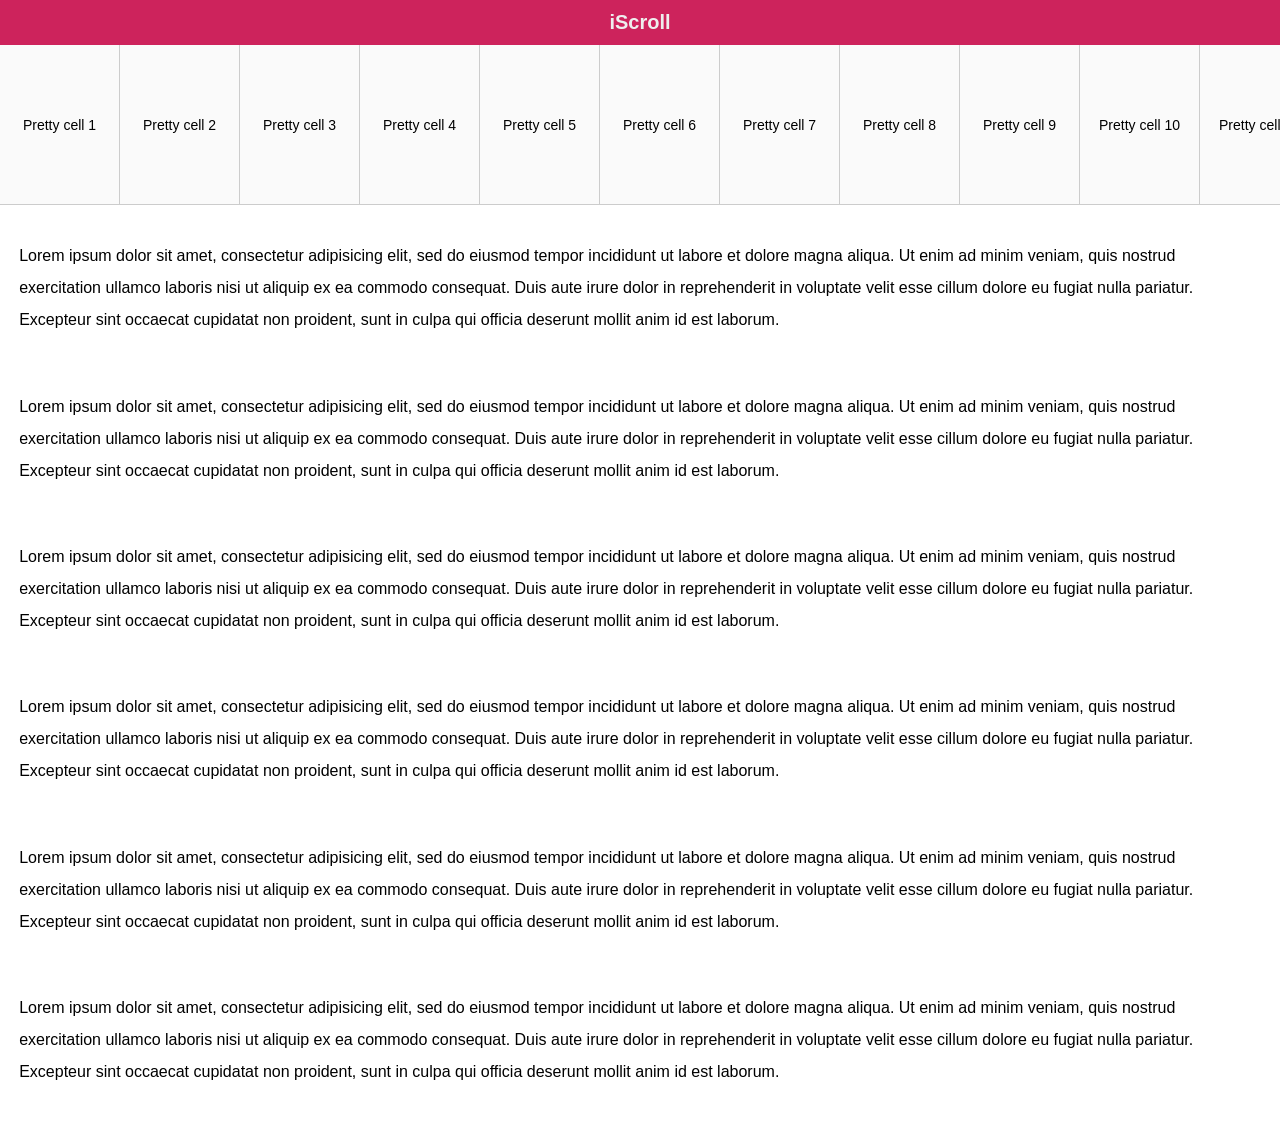
<file: js/iscroll-master/demos/event-passthrough/index.html>
<!DOCTYPE html>
<html>
<head>
<meta charset="utf-8">
<meta name="viewport" content="width=device-width, initial-scale=1.0, user-scalable=0, minimum-scale=1.0, maximum-scale=1.0">

<title>iScroll demo: Event Passthrough</title>

<script type="text/javascript" src="../../build/iscroll.js"></script>

<script type="text/javascript">

var myScroll;

function loaded () {
	myScroll = new IScroll('#wrapper', { eventPassthrough: true, scrollX: true, scrollY: false, preventDefault: false });
}

</script>

<style type="text/css">
* {
	-webkit-box-sizing: border-box;
	-moz-box-sizing: border-box;
	box-sizing: border-box;
}

body,ul,li {
	padding: 0;
	margin: 0;
	border: 0;
}

body {
	font-size: 12px;
	font-family: ubuntu, helvetica, arial;
}

#header {
	width: 100%;
	height: 45px;
	line-height: 45px;
	background: #CD235C;
	padding: 0;
	color: #eee;
	font-size: 20px;
	text-align: center;
	font-weight: bold;
}

#wrapper {
	position: relative;
	z-index: 1;
	height: 160px;
	width: 100%;
	background: #ccc;
	overflow: hidden;
	-ms-touch-action: none;
}

#scroller {
	position: absolute;
	z-index: 1;
	-webkit-tap-highlight-color: rgba(0,0,0,0);
	width: 2400px;
	height: 160px;
	-webkit-transform: translateZ(0);
	-moz-transform: translateZ(0);
	-ms-transform: translateZ(0);
	-o-transform: translateZ(0);
	transform: translateZ(0);
	-webkit-touch-callout: none;
	-webkit-user-select: none;
	-moz-user-select: none;
	-ms-user-select: none;
	user-select: none;
	-webkit-text-size-adjust: none;
	-moz-text-size-adjust: none;
	-ms-text-size-adjust: none;
	-o-text-size-adjust: none;
	text-size-adjust: none;
}

#scroller ul {
	list-style: none;
	width: 100%;
	padding: 0;
	margin: 0;
}

#scroller li {
	width: 120px;
	height: 160px;
	float: left;
	line-height: 160px;
	border-right: 1px solid #ccc;
	border-bottom: 1px solid #ccc;
	background-color: #fafafa;
	font-size: 14px;
	overflow: hidden;
	text-align: center;
}

p {
	font-size: 16px;
	padding: 1.2em;
	line-height: 200%;
}

</style>
</head>
<body onload="loaded()">
<div id="header">iScroll</div>

<div id="wrapper">
	<div id="scroller">
		<ul>
			<li>Pretty cell 1</li>
			<li>Pretty cell 2</li>
			<li>Pretty cell 3</li>
			<li>Pretty cell 4</li>
			<li>Pretty cell 5</li>
			<li>Pretty cell 6</li>
			<li>Pretty cell 7</li>
			<li>Pretty cell 8</li>
			<li>Pretty cell 9</li>
			<li>Pretty cell 10</li>
			<li>Pretty cell 11</li>
			<li>Pretty cell 12</li>
			<li>Pretty cell 13</li>
			<li>Pretty cell 14</li>
			<li>Pretty cell 15</li>
			<li>Pretty cell 16</li>
			<li>Pretty cell 17</li>
			<li>Pretty cell 18</li>
			<li>Pretty cell 19</li>
			<li>Pretty cell 20</li>
		</ul>
	</div>
</div>

<p>Lorem ipsum dolor sit amet, consectetur adipisicing elit, sed do eiusmod tempor incididunt ut labore et dolore magna aliqua. Ut enim ad minim veniam, quis nostrud exercitation ullamco laboris nisi ut aliquip ex ea commodo consequat. Duis aute irure dolor in reprehenderit in voluptate velit esse cillum dolore eu fugiat nulla pariatur. Excepteur sint occaecat cupidatat non proident, sunt in culpa qui officia deserunt mollit anim id est laborum.</p>

<p>Lorem ipsum dolor sit amet, consectetur adipisicing elit, sed do eiusmod tempor incididunt ut labore et dolore magna aliqua. Ut enim ad minim veniam, quis nostrud exercitation ullamco laboris nisi ut aliquip ex ea commodo consequat. Duis aute irure dolor in reprehenderit in voluptate velit esse cillum dolore eu fugiat nulla pariatur. Excepteur sint occaecat cupidatat non proident, sunt in culpa qui officia deserunt mollit anim id est laborum.</p>

<p>Lorem ipsum dolor sit amet, consectetur adipisicing elit, sed do eiusmod tempor incididunt ut labore et dolore magna aliqua. Ut enim ad minim veniam, quis nostrud exercitation ullamco laboris nisi ut aliquip ex ea commodo consequat. Duis aute irure dolor in reprehenderit in voluptate velit esse cillum dolore eu fugiat nulla pariatur. Excepteur sint occaecat cupidatat non proident, sunt in culpa qui officia deserunt mollit anim id est laborum.</p>

<p>Lorem ipsum dolor sit amet, consectetur adipisicing elit, sed do eiusmod tempor incididunt ut labore et dolore magna aliqua. Ut enim ad minim veniam, quis nostrud exercitation ullamco laboris nisi ut aliquip ex ea commodo consequat. Duis aute irure dolor in reprehenderit in voluptate velit esse cillum dolore eu fugiat nulla pariatur. Excepteur sint occaecat cupidatat non proident, sunt in culpa qui officia deserunt mollit anim id est laborum.</p>

<p>Lorem ipsum dolor sit amet, consectetur adipisicing elit, sed do eiusmod tempor incididunt ut labore et dolore magna aliqua. Ut enim ad minim veniam, quis nostrud exercitation ullamco laboris nisi ut aliquip ex ea commodo consequat. Duis aute irure dolor in reprehenderit in voluptate velit esse cillum dolore eu fugiat nulla pariatur. Excepteur sint occaecat cupidatat non proident, sunt in culpa qui officia deserunt mollit anim id est laborum.</p>

<p>Lorem ipsum dolor sit amet, consectetur adipisicing elit, sed do eiusmod tempor incididunt ut labore et dolore magna aliqua. Ut enim ad minim veniam, quis nostrud exercitation ullamco laboris nisi ut aliquip ex ea commodo consequat. Duis aute irure dolor in reprehenderit in voluptate velit esse cillum dolore eu fugiat nulla pariatur. Excepteur sint occaecat cupidatat non proident, sunt in culpa qui officia deserunt mollit anim id est laborum.</p>

</body>
</html>
</file>
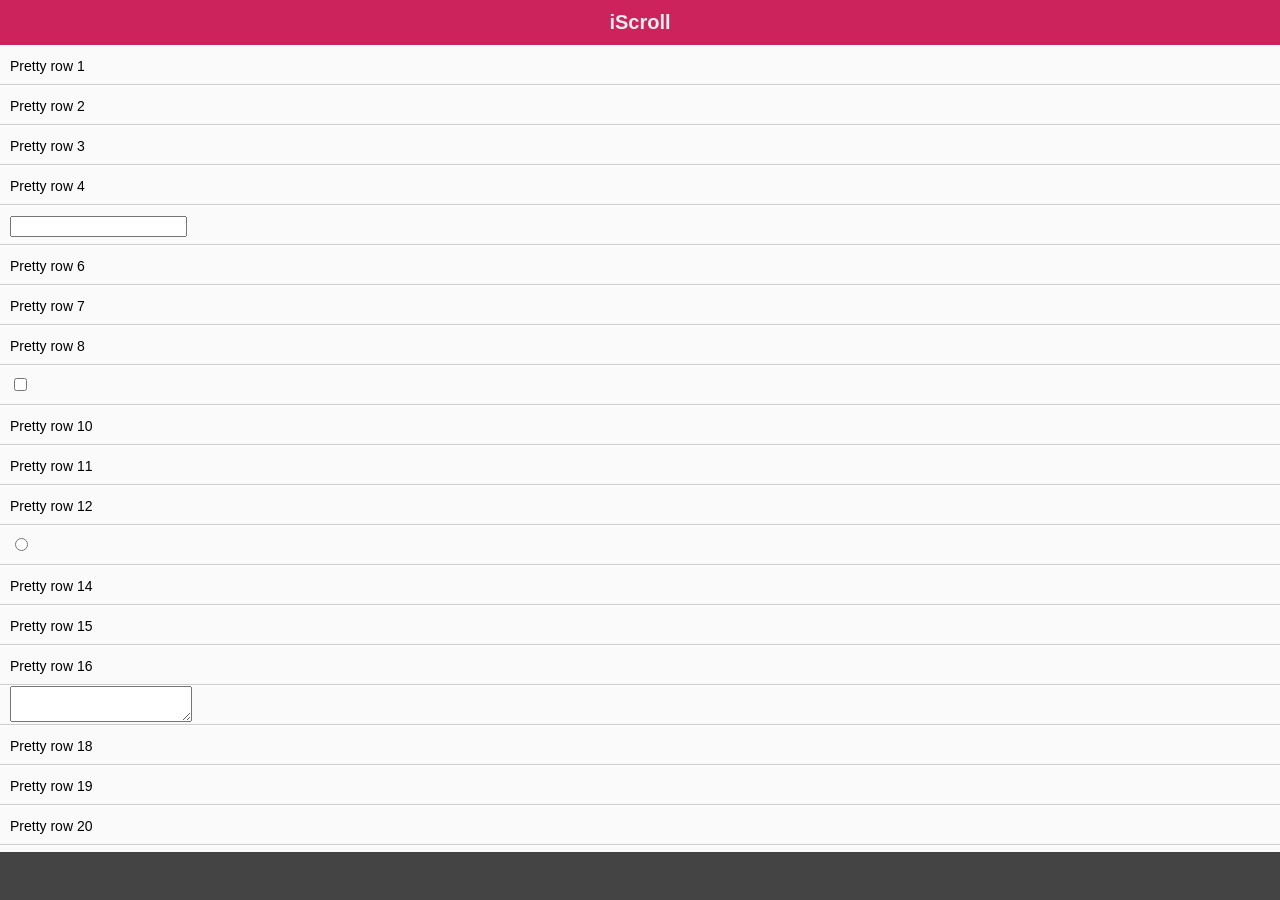
<file: js/iscroll-master/demos/forms/index.html>
<!DOCTYPE html>
<html>
<head>
<meta charset="utf-8">
<meta name="viewport" content="width=device-width, initial-scale=1.0, user-scalable=0, minimum-scale=1.0, maximum-scale=1.0">

<title>iScroll demo: simple</title>

<script type="text/javascript" src="../../build/iscroll.js"></script>
<script type="text/javascript" src="../demoUtils.js"></script>
<script type="text/javascript">

var myScroll;

function loaded () {
	myScroll = new IScroll('#wrapper', { mouseWheel: true });
}

document.addEventListener('touchmove', function (e) { e.preventDefault(); }, isPassive() ? {
	capture: false,
	passive: false
} : false);

</script>

<style type="text/css">
* {
	-webkit-box-sizing: border-box;
	-moz-box-sizing: border-box;
	box-sizing: border-box;
}

html {
	-ms-touch-action: none;
}

body,ul,li {
	padding: 0;
	margin: 0;
	border: 0;
}

body {
	font-size: 12px;
	font-family: ubuntu, helvetica, arial;
	overflow: hidden; /* this is important to prevent the whole page to bounce */
}

#header {
	position: absolute;
	z-index: 2;
	top: 0;
	left: 0;
	width: 100%;
	height: 45px;
	line-height: 45px;
	background: #CD235C;
	padding: 0;
	color: #eee;
	font-size: 20px;
	text-align: center;
	font-weight: bold;
}

#footer {
	position: absolute;
	z-index: 2;
	bottom: 0;
	left: 0;
	width: 100%;
	height: 48px;
	background: #444;
	padding: 0;
	border-top: 1px solid #444;
}

#wrapper {
	position: absolute;
	z-index: 1;
	top: 45px;
	bottom: 48px;
	left: 0;
	width: 100%;
	background: #ccc;
	overflow: hidden;
}

#scroller {
	position: absolute;
	z-index: 1;
	-webkit-tap-highlight-color: rgba(0,0,0,0);
	width: 100%;
	-webkit-transform: translateZ(0);
	-moz-transform: translateZ(0);
	-ms-transform: translateZ(0);
	-o-transform: translateZ(0);
	transform: translateZ(0);
	-webkit-touch-callout: none;
	-webkit-user-select: none;
	-moz-user-select: none;
	-ms-user-select: none;
	user-select: none;
	-webkit-text-size-adjust: none;
	-moz-text-size-adjust: none;
	-ms-text-size-adjust: none;
	-o-text-size-adjust: none;
	text-size-adjust: none;
}

#scroller ul {
	list-style: none;
	padding: 0;
	margin: 0;
	width: 100%;
	text-align: left;
}

#scroller li {
	padding: 0 10px;
	height: 40px;
	line-height: 40px;
	border-bottom: 1px solid #ccc;
	border-top: 1px solid #fff;
	background-color: #fafafa;
	font-size: 14px;
}

</style>
</head>
<body onload="loaded()">
<div id="header">iScroll</div>

<div id="wrapper">
	<div id="scroller">
		<ul>
			<li>Pretty row 1</li>
			<li>Pretty row 2</li>
			<li>Pretty row 3</li>
			<li>Pretty row 4</li>
			<li><input type="text"></li>
			<li>Pretty row 6</li>
			<li>Pretty row 7</li>
			<li>Pretty row 8</li>
			<li><input type="checkbox"></li>
			<li>Pretty row 10</li>
			<li>Pretty row 11</li>
			<li>Pretty row 12</li>
			<li><input type="radio"></li>
			<li>Pretty row 14</li>
			<li>Pretty row 15</li>
			<li>Pretty row 16</li>
			<li><textarea></textarea></li>
			<li>Pretty row 18</li>
			<li>Pretty row 19</li>
			<li>Pretty row 20</li>
			<li><select><option>option</option></select></li>
			<li>Pretty row 22</li>
			<li>Pretty row 23</li>
			<li>Pretty row 24</li>
			<li>Pretty row 25</li>
			<li>Pretty row 26</li>
			<li>Pretty row 27</li>
			<li>Pretty row 28</li>
			<li>Pretty row 29</li>
			<li>Pretty row 30</li>
			<li>Pretty row 31</li>
			<li>Pretty row 32</li>
			<li>Pretty row 33</li>
			<li>Pretty row 34</li>
			<li>Pretty row 35</li>
			<li>Pretty row 36</li>
			<li>Pretty row 37</li>
			<li>Pretty row 38</li>
			<li>Pretty row 39</li>
			<li>Pretty row 40</li>
			<li>Pretty row 41</li>
			<li>Pretty row 42</li>
			<li>Pretty row 43</li>
			<li>Pretty row 44</li>
			<li>Pretty row 45</li>
			<li>Pretty row 46</li>
			<li>Pretty row 47</li>
			<li>Pretty row 48</li>
			<li>Pretty row 49</li>
			<li>Pretty row 50</li>
		</ul>
	</div>
</div>

<div id="footer"></div>

</body>
</html>
</file>
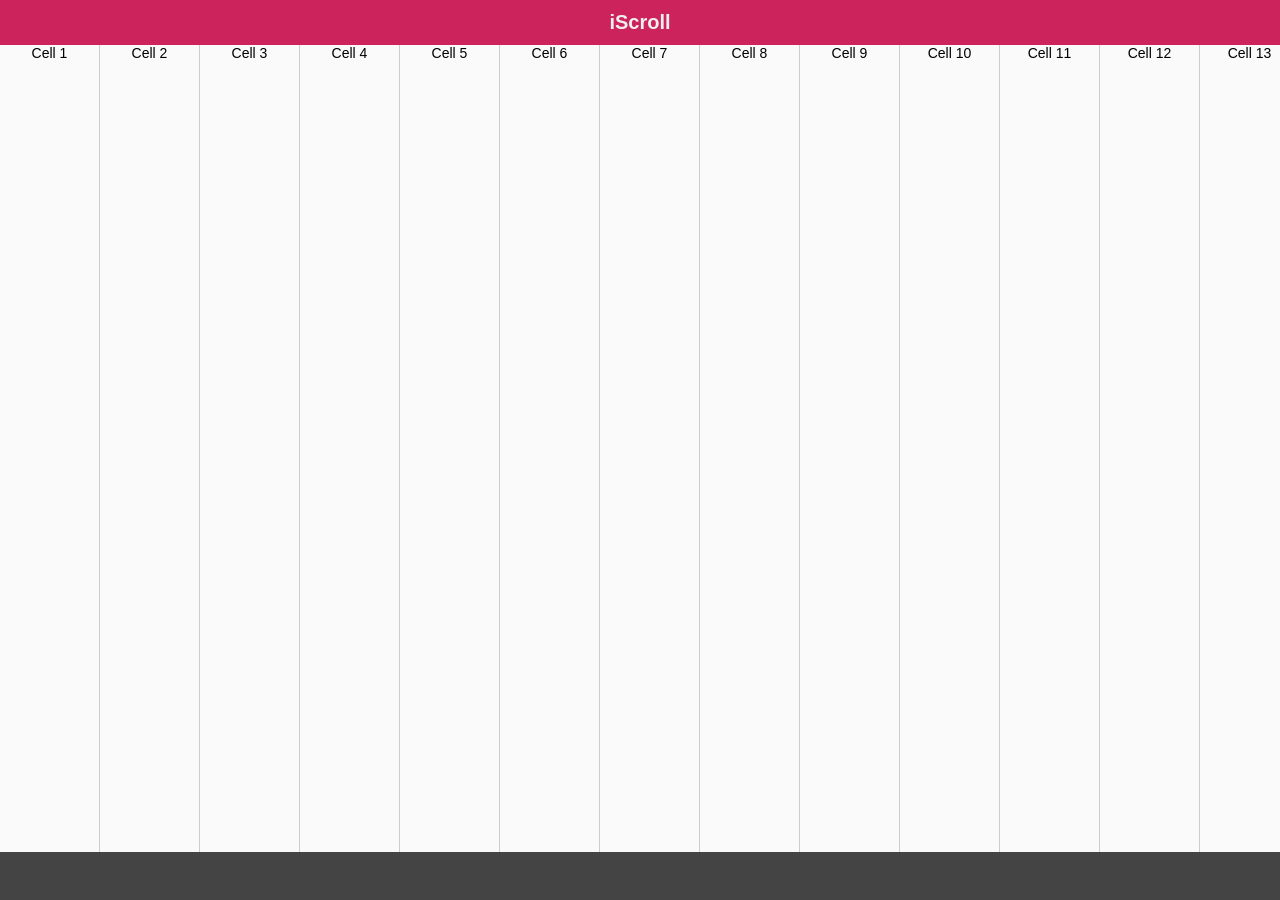
<file: js/iscroll-master/demos/horizontal/index.html>
<!DOCTYPE html>
<html>
<head>
<meta charset="utf-8">
<meta name="viewport" content="width=device-width, initial-scale=1.0, user-scalable=0, minimum-scale=1.0, maximum-scale=1.0">

<title>iScroll demo: horizontal scrolling</title>

<script type="text/javascript" src="../../build/iscroll.js"></script>
<script type="text/javascript" src="../demoUtils.js"></script>
<script type="text/javascript">

var myScroll;

function loaded () {
	myScroll = new IScroll('#wrapper', { scrollX: true, scrollY: false, mouseWheel: true });
}

document.addEventListener('touchmove', function (e) { e.preventDefault(); }, isPassive() ? {
	capture: false,
	passive: false
} : false);

</script>

<style type="text/css">
* {
	-webkit-box-sizing: border-box;
	-moz-box-sizing: border-box;
	box-sizing: border-box;
}

html {
	-ms-touch-action: none;
}

body,ul,li {
	padding: 0;
	margin: 0;
	border: 0;
}

body {
	font-size: 12px;
	font-family: ubuntu, helvetica, arial;
	overflow: hidden; /* this is important to prevent the whole page to bounce */
}

#header {
	position: absolute;
	z-index: 2;
	top: 0;
	left: 0;
	width: 100%;
	height: 45px;
	line-height: 45px;
	background: #CD235C;
	padding: 0;
	color: #eee;
	font-size: 20px;
	text-align: center;
	font-weight: bold;
}

#footer {
	position: absolute;
	z-index: 2;
	bottom: 0;
	left: 0;
	width: 100%;
	height: 48px;
	background: #444;
	padding: 0;
	border-top: 1px solid #444;
}

#wrapper {
	position: absolute;
	z-index: 1;
	top: 45px;
	bottom: 48px;
	left: 0;
	width: 100%;
	background: #ccc;
	overflow: hidden;
}

#scroller {
	position: absolute;
	z-index: 1;
	-webkit-tap-highlight-color: rgba(0,0,0,0);
	width: 5000px;
	height: 100%;
	background-color: #a00;
	-webkit-transform: translateZ(0);
	-moz-transform: translateZ(0);
	-ms-transform: translateZ(0);
	-o-transform: translateZ(0);
	transform: translateZ(0);
	-webkit-touch-callout: none;
	-webkit-user-select: none;
	-moz-user-select: none;
	-ms-user-select: none;
	user-select: none;
	-webkit-text-size-adjust: none;
	-moz-text-size-adjust: none;
	-ms-text-size-adjust: none;
	-o-text-size-adjust: none;
	text-size-adjust: none;
}

#scroller ul {
	list-style: none;
	padding: 0;
	margin: 0;
	width: 100%;
	height: 100%;
	text-align: center;
}

#scroller li {
	display: block;
	float: left;
	width: 100px;
	height: 100%;
	border-right: 1px solid #ccc;
	background-color: #fafafa;
	font-size: 14px;
}

</style>
</head>
<body onload="loaded()">
<div id="header">iScroll</div>

<div id="wrapper">
	<div id="scroller">
		<ul>
			<li>Cell 1</li>
			<li>Cell 2</li>
			<li>Cell 3</li>
			<li>Cell 4</li>
			<li>Cell 5</li>
			<li>Cell 6</li>
			<li>Cell 7</li>
			<li>Cell 8</li>
			<li>Cell 9</li>
			<li>Cell 10</li>
			<li>Cell 11</li>
			<li>Cell 12</li>
			<li>Cell 13</li>
			<li>Cell 14</li>
			<li>Cell 15</li>
			<li>Cell 16</li>
			<li>Cell 17</li>
			<li>Cell 18</li>
			<li>Cell 19</li>
			<li>Cell 20</li>
			<li>Cell 21</li>
			<li>Cell 22</li>
			<li>Cell 23</li>
			<li>Cell 24</li>
			<li>Cell 25</li>
			<li>Cell 26</li>
			<li>Cell 27</li>
			<li>Cell 28</li>
			<li>Cell 29</li>
			<li>Cell 30</li>
			<li>Cell 31</li>
			<li>Cell 32</li>
			<li>Cell 33</li>
			<li>Cell 34</li>
			<li>Cell 35</li>
			<li>Cell 36</li>
			<li>Cell 37</li>
			<li>Cell 38</li>
			<li>Cell 39</li>
			<li>Cell 40</li>
			<li>Cell 41</li>
			<li>Cell 42</li>
			<li>Cell 43</li>
			<li>Cell 44</li>
			<li>Cell 45</li>
			<li>Cell 46</li>
			<li>Cell 47</li>
			<li>Cell 48</li>
			<li>Cell 49</li>
			<li>Cell 50</li>
		</ul>
	</div>
</div>

<div id="footer"></div>

</body>
</html>
</file>
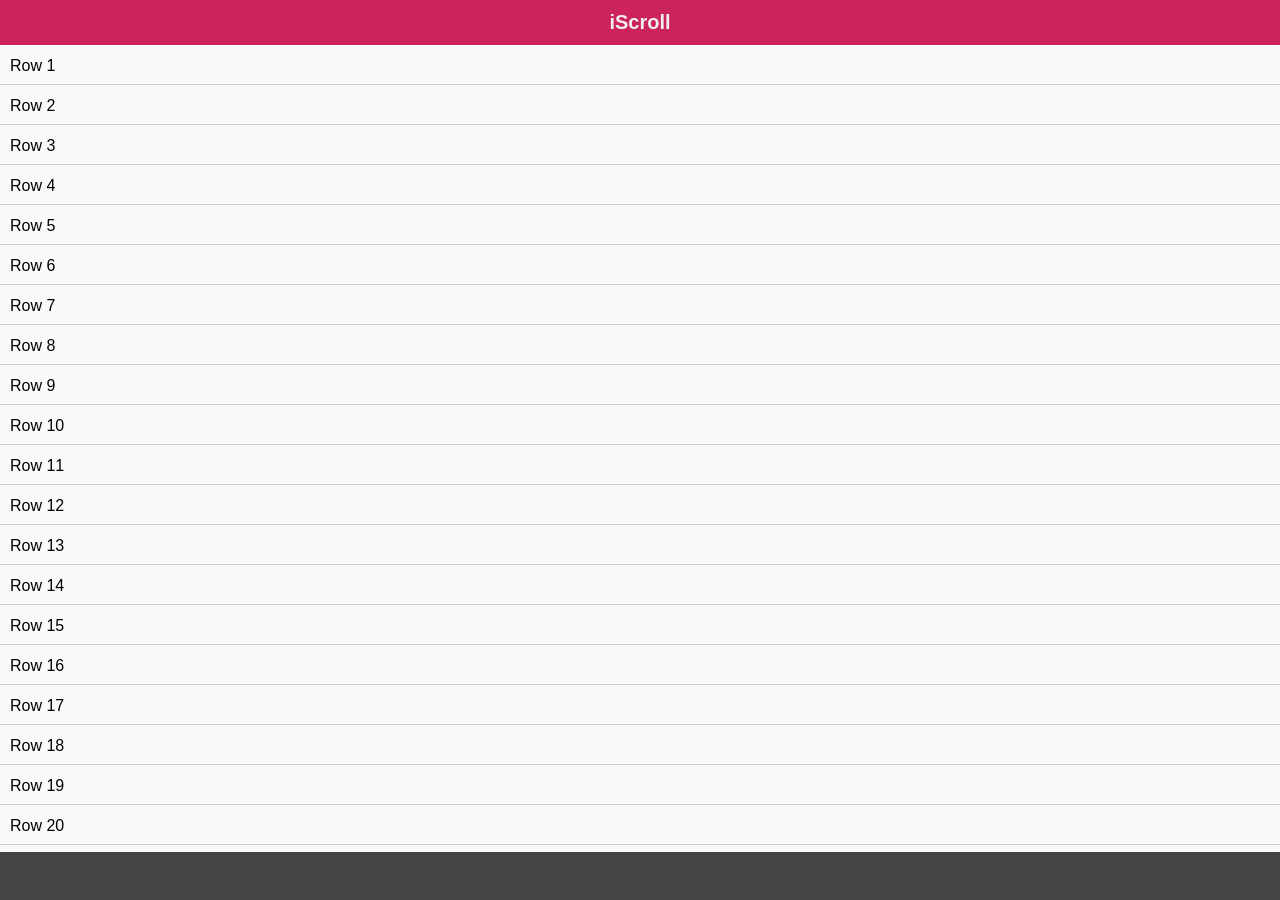
<file: js/iscroll-master/demos/infinite/index.html>
<!DOCTYPE html>
<html>
<head>
<meta charset="utf-8">
<meta name="viewport" content="width=device-width, initial-scale=1.0, user-scalable=0, minimum-scale=1.0, maximum-scale=1.0">

<title>iScroll demo: infinite scrolling</title>

<script type="text/javascript" src="../../build/iscroll-infinite.js"></script>
<script type="text/javascript" src="../demoUtils.js"></script>
<script type="text/javascript">
/******************************************************************************
 *
 * For the sake of keeping the script dependecy free I'm including a custom
 * AJAX function. You should probably use a third party plugin
 *
 */
function ajax (url, parms) {
	parms = parms || {};
	var req = new XMLHttpRequest(),
		post = parms.post || null,
		callback = parms.callback || null,
		timeout = parms.timeout || null;

	req.onreadystatechange = function () {
		if ( req.readyState != 4 ) return;

		// Error
		if ( req.status != 200 && req.status != 304 ) {
			if ( callback ) callback(false);
			return;
		}

		if ( callback ) callback(req.responseText);
	};

	if ( post ) {
		req.open('POST', url, true);
		req.setRequestHeader('Content-type', 'application/x-www-form-urlencoded');
	} else {
		req.open('GET', url, true);
	}

	req.setRequestHeader('X-Requested-With', 'XMLHttpRequest');

	req.send(post);

	if ( timeout ) {
		setTimeout(function () {
			req.onreadystatechange = function () {};
			req.abort();
			if ( callback ) callback(false);
		}, timeout);
	}
}
/*
 *****************************************************************************/

var myScroll;

function loaded () {
	myScroll = new IScroll('#wrapper', {
		mouseWheel: true,
		infiniteElements: '#scroller .row',
		//infiniteLimit: 2000,
		dataset: requestData,
		dataFiller: updateContent,
		cacheSize: 1000
	});
}

function requestData (start, count) {
	ajax('dataset.php?start=' + +start + '&count=' + +count, {
		callback: function (data) {
			data = JSON.parse(data);
			myScroll.updateCache(start, data);
		}
	});
}

function updateContent (el, data) {
	el.innerHTML = data;
}

document.addEventListener('touchmove', function (e) { e.preventDefault(); }, isPassive() ? {
	capture: false,
	passive: false
} : false);

</script>

<style type="text/css">
* {
	-webkit-box-sizing: border-box;
	-moz-box-sizing: border-box;
	box-sizing: border-box;
}

html {
	-ms-touch-action: none;
}

body,ul,li {
	padding: 0;
	margin: 0;
	border: 0;
}

body {
	font-size: 12px;
	font-family: ubuntu, helvetica, arial;
	overflow: hidden; /* this is important to prevent the whole page to bounce */
}

#header {
	position: absolute;
	z-index: 2;
	top: 0;
	left: 0;
	width: 100%;
	height: 45px;
	line-height: 45px;
	background: #CD235C;
	padding: 0;
	color: #eee;
	font-size: 20px;
	text-align: center;
	font-weight: bold;
}

#footer {
	position: absolute;
	z-index: 2;
	bottom: 0;
	left: 0;
	width: 100%;
	height: 48px;
	background: #444;
	padding: 0;
	border-top: 1px solid #444;
}

#wrapper {
	position: absolute;
	z-index: 1;
	top: 45px;
	bottom: 48px;
	left: 0;
	width: 100%;
	background: #ccc;
	overflow: hidden;
}

#scroller {
	position: absolute;
	z-index: 1;
	-webkit-tap-highlight-color: rgba(0,0,0,0);
	width: 100%;
	-webkit-transform: translateZ(0);
	-moz-transform: translateZ(0);
	-ms-transform: translateZ(0);
	-o-transform: translateZ(0);
	transform: translateZ(0);
	-webkit-touch-callout: none;
	-webkit-user-select: none;
	-moz-user-select: none;
	-ms-user-select: none;
	user-select: none;
	-webkit-text-size-adjust: none;
	-moz-text-size-adjust: none;
	-ms-text-size-adjust: none;
	-o-text-size-adjust: none;
	text-size-adjust: none;
}

#scroller ul {
	list-style: none;
	padding: 0;
	margin: 0;
	width: 100%;
	text-align: left;
	position: relative;
}

#scroller li {
	position: absolute;
	width: 100%;
	top: 0;
	left: 0;
	-webkit-transform: translateZ(0);
	-moz-transform: translateZ(0);
	-ms-transform: translateZ(0);
	-o-transform: translateZ(0);
	transform: translateZ(0);
	padding: 0 10px;
	height: 40px;
	line-height: 40px;
	border-bottom: 1px solid #ccc;
	border-top: 1px solid #fff;
	background-color: #fafafa;
	font-size: 16px;
}

</style>
</head>
<body onload="loaded()">
<div id="header">iScroll</div>

<div id="wrapper">
	<div id="scroller">
		<ul>
			<li class="row">Row 1</li>
			<li class="row">Row 2</li>
			<li class="row">Row 3</li>
			<li class="row">Row 4</li>
			<li class="row">Row 5</li>
			<li class="row">Row 6</li>
			<li class="row">Row 7</li>
			<li class="row">Row 8</li>
			<li class="row">Row 9</li>
			<li class="row">Row 10</li>
			<li class="row">Row 11</li>
			<li class="row">Row 12</li>
			<li class="row">Row 13</li>
			<li class="row">Row 14</li>
			<li class="row">Row 15</li>

			<li class="row">Row 16</li>
			<li class="row">Row 17</li>
			<li class="row">Row 18</li>
			<li class="row">Row 19</li>
			<li class="row">Row 20</li>
			<li class="row">Row 21</li>
			<li class="row">Row 22</li>
			<li class="row">Row 23</li>
			<li class="row">Row 24</li>
			<li class="row">Row 25</li>
			<li class="row">Row 26</li>
			<li class="row">Row 27</li>
			<li class="row">Row 28</li>
			<li class="row">Row 29</li>
			<li class="row">Row 30</li>
		</ul>
	</div>
</div>

<div id="footer"></div>

</body>
</html>
</file>
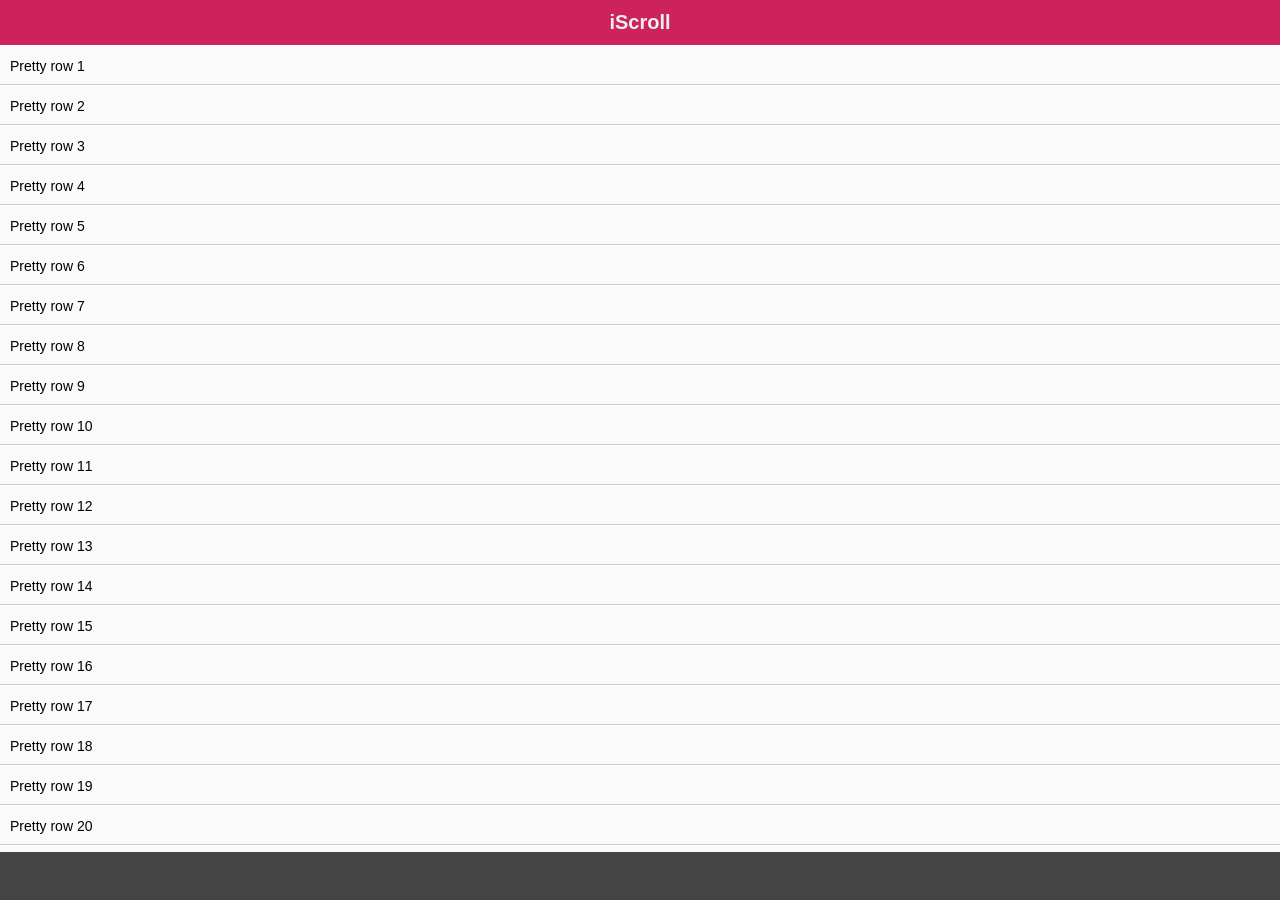
<file: js/iscroll-master/demos/key-bindings/index.html>
<!DOCTYPE html>
<html>
<head>
<meta charset="utf-8">
<meta name="viewport" content="width=device-width, initial-scale=1.0, user-scalable=0, minimum-scale=1.0, maximum-scale=1.0">

<title>iScroll demo: key bindings</title>

<script type="text/javascript" src="../../build/iscroll.js"></script>
<script type="text/javascript" src="../demoUtils.js"></script>
<script type="text/javascript">

var myScroll;

function loaded () {
	myScroll = new IScroll('#wrapper', { keyBindings: true });
}

document.addEventListener('touchmove', function (e) { e.preventDefault(); }, isPassive() ? {
	capture: false,
	passive: false
} : false);

</script>

<style type="text/css">
* {
	-webkit-box-sizing: border-box;
	-moz-box-sizing: border-box;
	box-sizing: border-box;
}

html {
	-ms-touch-action: none;
}

body,ul,li {
	padding: 0;
	margin: 0;
	border: 0;
}

body {
	font-size: 12px;
	font-family: ubuntu, helvetica, arial;
	overflow: hidden; /* this is important to prevent the whole page to bounce */
}

#header {
	position: absolute;
	z-index: 2;
	top: 0;
	left: 0;
	width: 100%;
	height: 45px;
	line-height: 45px;
	background: #CD235C;
	padding: 0;
	color: #eee;
	font-size: 20px;
	text-align: center;
	font-weight: bold;
}

#footer {
	position: absolute;
	z-index: 2;
	bottom: 0;
	left: 0;
	width: 100%;
	height: 48px;
	background: #444;
	padding: 0;
	border-top: 1px solid #444;
}

#wrapper {
	position: absolute;
	z-index: 1;
	top: 45px;
	bottom: 48px;
	left: 0;
	width: 100%;
	background: #ccc;
	overflow: hidden;
}

#scroller {
	position: absolute;
	z-index: 1;
	-webkit-tap-highlight-color: rgba(0,0,0,0);
	width: 100%;
	-webkit-transform: translateZ(0);
	-moz-transform: translateZ(0);
	-ms-transform: translateZ(0);
	-o-transform: translateZ(0);
	transform: translateZ(0);
	-webkit-touch-callout: none;
	-webkit-user-select: none;
	-moz-user-select: none;
	-ms-user-select: none;
	user-select: none;
	-webkit-text-size-adjust: none;
	-moz-text-size-adjust: none;
	-ms-text-size-adjust: none;
	-o-text-size-adjust: none;
	text-size-adjust: none;
}

#scroller ul {
	list-style: none;
	padding: 0;
	margin: 0;
	width: 100%;
	text-align: left;
}

#scroller li {
	padding: 0 10px;
	height: 40px;
	line-height: 40px;
	border-bottom: 1px solid #ccc;
	border-top: 1px solid #fff;
	background-color: #fafafa;
	font-size: 14px;
}

</style>
</head>
<body onload="loaded()">
<div id="header">iScroll</div>

<div id="wrapper">
	<div id="scroller">
		<ul>
			<li>Pretty row 1</li>
			<li>Pretty row 2</li>
			<li>Pretty row 3</li>
			<li>Pretty row 4</li>
			<li>Pretty row 5</li>
			<li>Pretty row 6</li>
			<li>Pretty row 7</li>
			<li>Pretty row 8</li>
			<li>Pretty row 9</li>
			<li>Pretty row 10</li>
			<li>Pretty row 11</li>
			<li>Pretty row 12</li>
			<li>Pretty row 13</li>
			<li>Pretty row 14</li>
			<li>Pretty row 15</li>
			<li>Pretty row 16</li>
			<li>Pretty row 17</li>
			<li>Pretty row 18</li>
			<li>Pretty row 19</li>
			<li>Pretty row 20</li>
			<li>Pretty row 21</li>
			<li>Pretty row 22</li>
			<li>Pretty row 23</li>
			<li>Pretty row 24</li>
			<li>Pretty row 25</li>
			<li>Pretty row 26</li>
			<li>Pretty row 27</li>
			<li>Pretty row 28</li>
			<li>Pretty row 29</li>
			<li>Pretty row 30</li>
			<li>Pretty row 31</li>
			<li>Pretty row 32</li>
			<li>Pretty row 33</li>
			<li>Pretty row 34</li>
			<li>Pretty row 35</li>
			<li>Pretty row 36</li>
			<li>Pretty row 37</li>
			<li>Pretty row 38</li>
			<li>Pretty row 39</li>
			<li>Pretty row 40</li>
			<li>Pretty row 41</li>
			<li>Pretty row 42</li>
			<li>Pretty row 43</li>
			<li>Pretty row 44</li>
			<li>Pretty row 45</li>
			<li>Pretty row 46</li>
			<li>Pretty row 47</li>
			<li>Pretty row 48</li>
			<li>Pretty row 49</li>
			<li>Pretty row 50</li>
		</ul>
	</div>
</div>

<div id="footer"></div>

</body>
</html>
</file>
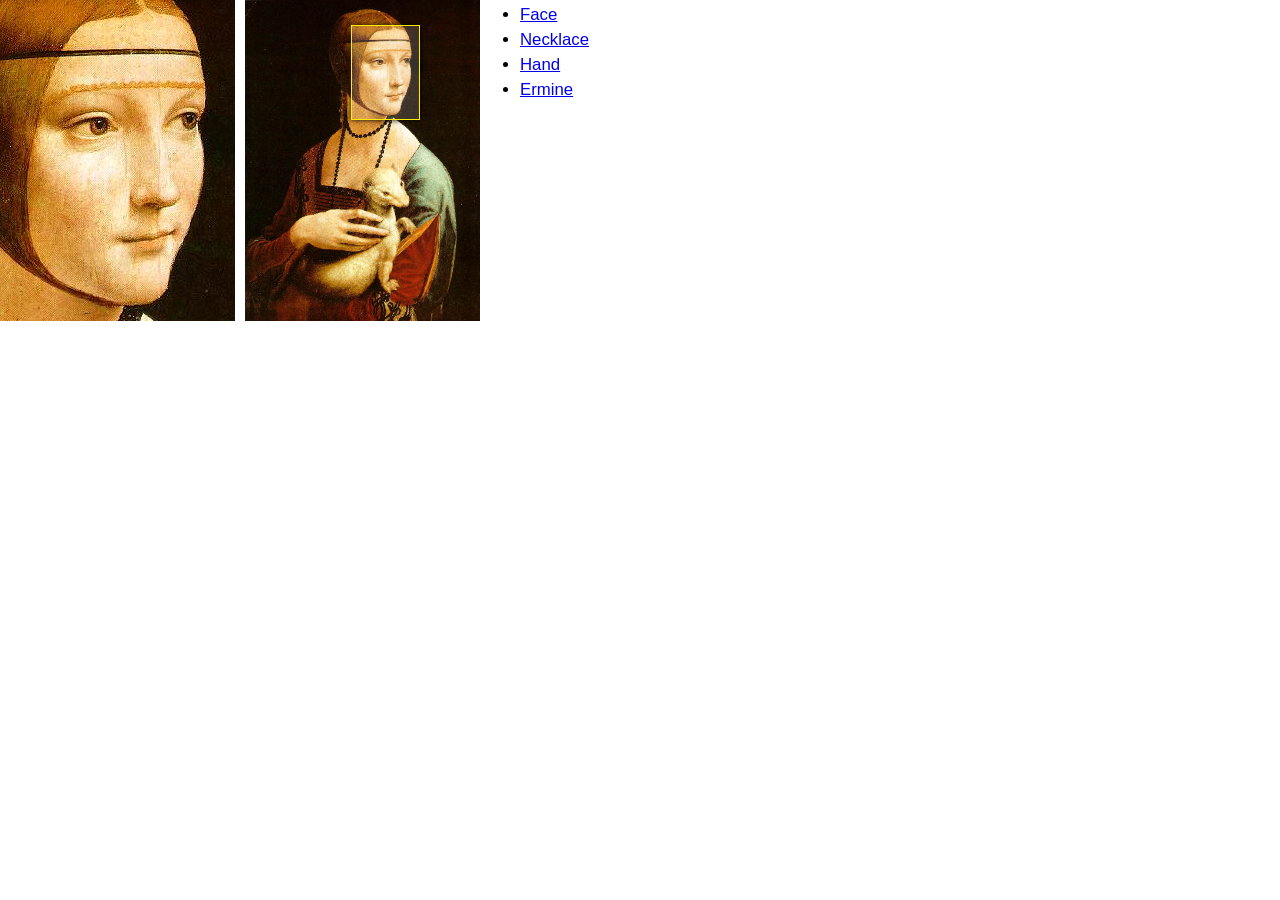
<file: js/iscroll-master/demos/minimap/index.html>
<!DOCTYPE html>
<html>
<head>
<meta charset="utf-8">
<meta name="viewport" content="width=device-width, initial-scale=1.0, user-scalable=0, minimum-scale=1.0, maximum-scale=1.0">

<title>iScroll demo: minimap</title>

<script type="text/javascript" src="../../build/iscroll.js"></script>
<!--<script type="text/javascript" src="../demoUtils.js"></script>-->
<script type="text/javascript">

var myScroll;

function loaded () {
	myScroll = new IScroll('#wrapper', {
		startX: -359,
		startY: -85,
		scrollY: true,
		scrollX: true,
		freeScroll: true,
		mouseWheel: true,
		indicators: {
			el: document.getElementById('minimap'),
			interactive: true
		}
	});
}

// document.addEventListener('touchmove', function (e) { e.preventDefault(); }, isPassive() ? {
// 	capture: false,
// 	passive: false
// } : false);

</script>

<style type="text/css">
* {
	-webkit-box-sizing: border-box;
	-moz-box-sizing: border-box;
	box-sizing: border-box;
}

html {
	-ms-touch-action: none;
}

body,ul,li {
	padding: 0;
	margin: 0;
	border: 0;
}

body {
	font-size: 12px;
	font-family: ubuntu, helvetica, arial;
	overflow: hidden; /* this is important to prevent the whole page to bounce */
}

#header {
	position: absolute;
	z-index: 2;
	top: 0;
	left: 0;
	width: 100%;
	height: 45px;
	line-height: 45px;
	background: #CD235C;
	padding: 0;
	color: #eee;
	font-size: 20px;
	text-align: center;
	font-weight: bold;
}

#footer {
	position: absolute;
	z-index: 2;
	bottom: 0;
	left: 0;
	width: 100%;
	height: 48px;
	background: #444;
	padding: 0;
	border-top: 1px solid #444;
}

#wrapper {
	position: absolute;
	z-index: 1;
	width: 235px;
	height: 321px;
	top: 0;
	left: 0;
	background: #555;
	overflow: hidden;
}

#scroller {
	position: absolute;
	z-index: 1;
	width: 797px;
	height: 1087px;
	background: url(ermine.jpg);
	-webkit-tap-highlight-color: rgba(0,0,0,0);
	-webkit-transform: translateZ(0);
	-moz-transform: translateZ(0);
	-ms-transform: translateZ(0);
	-o-transform: translateZ(0);
	transform: translateZ(0);
	-webkit-touch-callout: none;
	-webkit-user-select: none;
	-moz-user-select: none;
	-ms-user-select: none;
	user-select: none;
	-webkit-text-size-adjust: none;
	-moz-text-size-adjust: none;
	-ms-text-size-adjust: none;
	-o-text-size-adjust: none;
	text-size-adjust: none;
}

#minimap {
	position: absolute;
	z-index: 1;
	width: 235px;
	height: 321px;
	background: url(ermine.jpg);
	background-size: 235px 321px;
	top: 0px;
	left: 245px;
}

#minimap-indicator {
	position: absolute;
	z-index: 1;
	border: 1px solid #fe0;
	box-shadow: 0 0 5px #000;
	background: rgba(255,255,255,0.15);
	-webkit-transform: translateZ(0);
	-moz-transform: translateZ(0);
	-ms-transform: translateZ(0);
	-o-transform: translateZ(0);
	transform: translateZ(0);
}

#bookmarks {
	position: absolute;
	left: 520px;
	font-size: 1.4em;
}

#bookmarks li {
	margin: 5px 0;
}

</style>
</head>
<body onload="loaded()">

<div id="wrapper">
	<div id="scroller"></div>
</div>

<div id="minimap">
	<div id="minimap-indicator"></div>
</div>

<ul id="bookmarks">
	<li><a href="javascript:myScroll.scrollTo(-359, -85, 400, IScroll.utils.ease.back)">Face</a></li>
	<li><a href="javascript:myScroll.scrollTo(-288, -342, 400, IScroll.utils.ease.back)">Necklace</a></li>
	<li><a href="javascript:myScroll.scrollTo(-264, -658, 400, IScroll.utils.ease.back)">Hand</a></li>
	<li><a href="javascript:myScroll.scrollTo(-383, -539, 400, IScroll.utils.ease.back)">Ermine</a></li>
</ul>

</body>
</html>
</file>
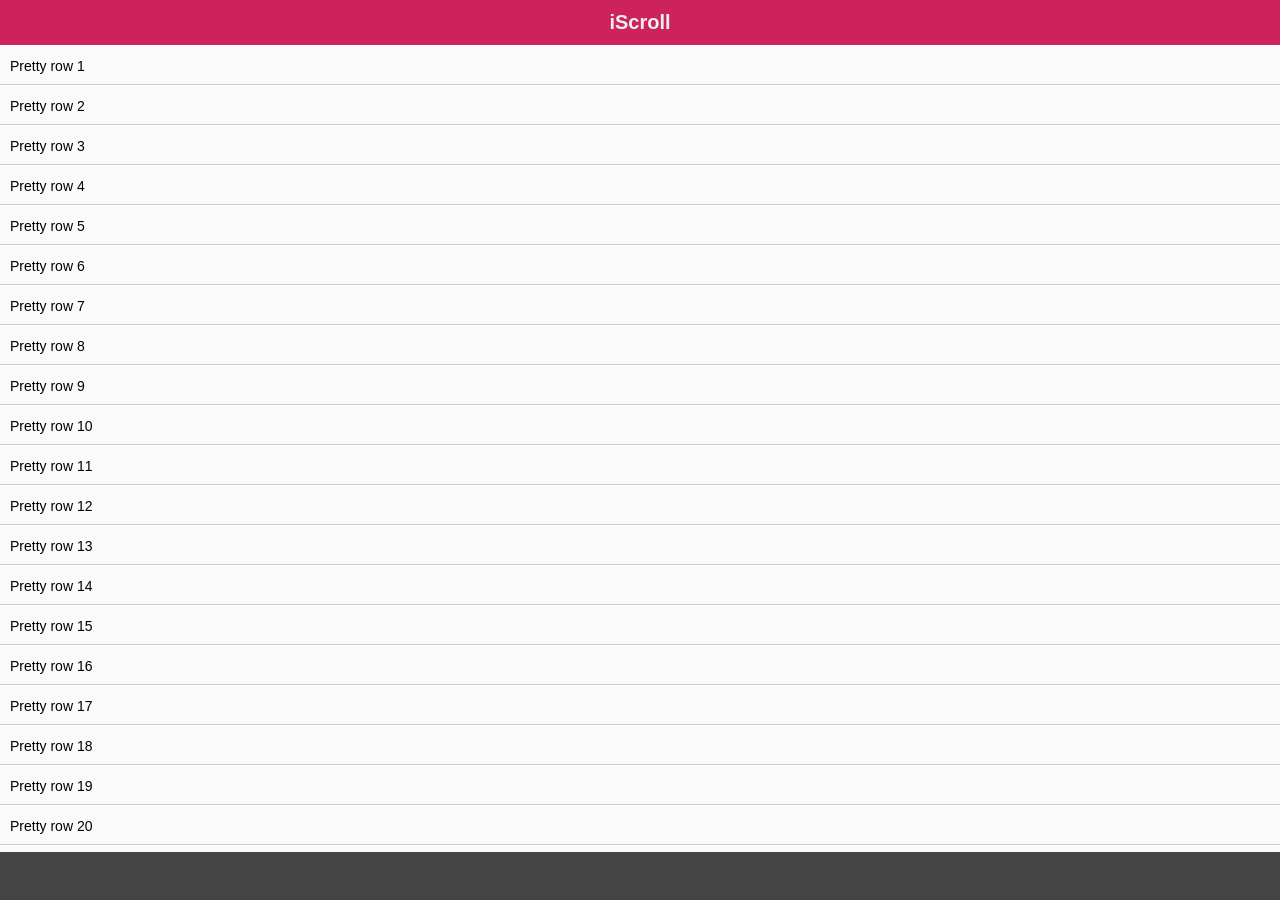
<file: js/iscroll-master/demos/no-transition/index.html>
<!DOCTYPE html>
<html>
<head>
<meta charset="utf-8">
<meta name="viewport" content="width=device-width, initial-scale=1.0, user-scalable=0, minimum-scale=1.0, maximum-scale=1.0">

<title>iScroll demo: No transition</title>

<script type="text/javascript" src="../../build/iscroll.js"></script>
<script type="text/javascript" src="../demoUtils.js"></script>
<script type="text/javascript">

var myScroll;

function loaded () {
	myScroll = new IScroll('#wrapper', { useTransition: false });
}

document.addEventListener('touchmove', function (e) { e.preventDefault(); }, isPassive() ? {
	capture: false,
	passive: false
} : false);

</script>

<style type="text/css">
* {
	-webkit-box-sizing: border-box;
	-moz-box-sizing: border-box;
	box-sizing: border-box;
}

html {
	-ms-touch-action: none;
}

body,ul,li {
	padding: 0;
	margin: 0;
	border: 0;
}

body {
	font-size: 12px;
	font-family: ubuntu, helvetica, arial;
	overflow: hidden; /* this is important to prevent the whole page to bounce */
}

#header {
	position: absolute;
	z-index: 2;
	top: 0;
	left: 0;
	width: 100%;
	height: 45px;
	line-height: 45px;
	background: #CD235C;
	padding: 0;
	color: #eee;
	font-size: 20px;
	text-align: center;
	font-weight: bold;
}

#footer {
	position: absolute;
	z-index: 2;
	bottom: 0;
	left: 0;
	width: 100%;
	height: 48px;
	background: #444;
	padding: 0;
	border-top: 1px solid #444;
}

#wrapper {
	position: absolute;
	z-index: 1;
	top: 45px;
	bottom: 48px;
	left: 0;
	width: 100%;
	background: #ccc;
	overflow: hidden;
	-webkit-touch-callout: none;
	-webkit-user-select: none;
	-moz-user-select: none;
	-ms-user-select: none;
	user-select: none;
	-webkit-text-size-adjust: none;
	-moz-text-size-adjust: none;
	-ms-text-size-adjust: none;
	-o-text-size-adjust: none;
	text-size-adjust: none;
}

#scroller {
	position: absolute;
	z-index: 1;
	-webkit-tap-highlight-color: rgba(0,0,0,0);
	width: 100%;
	-webkit-transform: translateZ(0);
	-moz-transform: translateZ(0);
	-ms-transform: translateZ(0);
	-o-transform: translateZ(0);
	transform: translateZ(0);
}

#scroller ul {
	list-style: none;
	padding: 0;
	margin: 0;
	width: 100%;
	text-align: left;
}

#scroller li {
	padding: 0 10px;
	height: 40px;
	line-height: 40px;
	border-bottom: 1px solid #ccc;
	border-top: 1px solid #fff;
	background-color: #fafafa;
	font-size: 14px;
}

</style>
</head>
<body onload="loaded()">
<div id="header">iScroll</div>

<div id="wrapper">
	<div id="scroller">
		<ul>
			<li>Pretty row 1</li>
			<li>Pretty row 2</li>
			<li>Pretty row 3</li>
			<li>Pretty row 4</li>
			<li>Pretty row 5</li>
			<li>Pretty row 6</li>
			<li>Pretty row 7</li>
			<li>Pretty row 8</li>
			<li>Pretty row 9</li>
			<li>Pretty row 10</li>
			<li>Pretty row 11</li>
			<li>Pretty row 12</li>
			<li>Pretty row 13</li>
			<li>Pretty row 14</li>
			<li>Pretty row 15</li>
			<li>Pretty row 16</li>
			<li>Pretty row 17</li>
			<li>Pretty row 18</li>
			<li>Pretty row 19</li>
			<li>Pretty row 20</li>
			<li>Pretty row 21</li>
			<li>Pretty row 22</li>
			<li>Pretty row 23</li>
			<li>Pretty row 24</li>
			<li>Pretty row 25</li>
			<li>Pretty row 26</li>
			<li>Pretty row 27</li>
			<li>Pretty row 28</li>
			<li>Pretty row 29</li>
			<li>Pretty row 30</li>
			<li>Pretty row 31</li>
			<li>Pretty row 32</li>
			<li>Pretty row 33</li>
			<li>Pretty row 34</li>
			<li>Pretty row 35</li>
			<li>Pretty row 36</li>
			<li>Pretty row 37</li>
			<li>Pretty row 38</li>
			<li>Pretty row 39</li>
			<li>Pretty row 40</li>
			<li>Pretty row 41</li>
			<li>Pretty row 42</li>
			<li>Pretty row 43</li>
			<li>Pretty row 44</li>
			<li>Pretty row 45</li>
			<li>Pretty row 46</li>
			<li>Pretty row 47</li>
			<li>Pretty row 48</li>
			<li>Pretty row 49</li>
			<li>Pretty row 50</li>
		</ul>
	</div>
</div>

<div id="footer"></div>

</body>
</html>
</file>
<file: css/style.css>
@charset "utf-8";
/* CSS Document */
/* ========================================= */
/* フルードイメージ */
img{max-width: 100%;height:auto;}

/* 全体共通 */
h1{
    font-size: 32px;
    font-weight: bold;
    font-family: "Noto Serif JP", serif;
    color:#2d3931;
    line-height:150%;
    letter-spacing:0.5em;
}
h2{
    font-size: 21px;
    font-weight: bold;
    font-family: "Noto Serif JP", serif;
    color:#2d3931;
    line-height:243%;
    letter-spacing: 0.8em;
}
h3{
    font-size: 18px;
    font-weight: bold;
    font-family: "Noto Serif JP", serif;
    color: #2d3931;
    line-height: 100%;
    letter-spacing:0.8em;
}
p{
    font-size: 15px;
    font-weight: normal;
    font-family: "Noto Serif JP", serif;
    color: #2d3931;
    line-height: 253%;
    letter-spacing:0.2em;
}
a:link{text-decoration: none;color:#2d3931;}
a:visited {text-decoration: none;color:#2d3931;}
/* 下層ページ共通 */
.wrapper {
  width: 100%;
  max-width: 1200px;
  margin: 0 auto;
}
.pan{
    display: flex;
    justify-content: flex-start;
    align-items: center;
    gap: 7px;
    margin: 5% 15px;
}
.pan a{
    text-decoration: underline;
    color:#797148;
}
.pan a:hover {
    color: #063B39;
    text-decoration: none;
}
/* ============================================= */
/*ヘッター*/
header{
width:100%;
background-color:#ffff;
justify-content: center;
align-items: center;
}

nav{
display: flex;
gap:95px;
}

nav p {
    font-size:12px;
}


.header_top{
    display: flex;
    justify-content: center;
    align-items: center;
}
   

.header_side p{
font-size: 13px;  
}

.header_left{
    position: absolute;
    top: 0;
    right: 0px;
    display: flex;
    align-items: flex-end;
    margin-top: 5%;

}

.logo {
    text-align: center;
}

/* クロスフェード */
.fv { position: relative; overflow: hidden; }
.fv-slides { position: relative; width: 100%; aspect-ratio: 16/9; }  /* 固定高にしたいなら height:520px; にしてOK */
.fv-slides img{
  position: absolute; inset: 0;
  width: 100%; height: 100%;
  object-fit: cover;
  display: none;
}
.fv-slides img.is-active{ display: block; }


/* メイン */
.top_main{
    width:100%;
    background-image: url("../img/TOP1.png");
    height: 100vh;
    background-size: cover;
    background-position: center;
    padding-top: 8%;
}
.top_main_big p{
    max-width: fit-content;
    height: fit-content;
    margin: auto;
    color: #F0EFED;
    font-size: 48px;
    z-index: 2;
    line-height:3;
    text-align: center;
}
/* スライダー */
.bxslider-box{
    width: 50%;
    background-color: #F0EFED;
}

/* コンセプト */

.concept_section_img{
width: 50%;
}

.concept_section_img img {
    width: 100%;  
    height: auto; 
    display: block;
}

.concept_section_sentence{
    width: 50%;
    height: auto;
    background-color: #F0EFED;
    padding-top:4%
}

.concept_section_sentence1 p{
 max-width: fit-content;
    height: fit-content;
    margin: auto;
    color: #2d3931;
   font-size: 21px;
   font-weight: bold;
    z-index: 2;
    line-height:3;
    text-align: center;
}

.concept_section_sentence2 p{
    max-width: fit-content;
    height: fit-content;
    margin: auto;
    color: #2d3931;
   font-size: 15px;
    z-index: 2;
    line-height:3;
    text-align: center;
}

.concept_out{
    display: flex;
    margin-top: 10%;
}

.concept_section{
    display: flex; 
    justify-content: flex-end; 
    width: 100%; 
   margin-top: 10%; 
}


/* メニュー */
.menu{
    width:100%;
    background-image: url("../img/menu1.png");
    border: 1px solid #000;
    background-size: cover;
    padding-top: 90px;
    margin-top: 10%;
}
.menu p{
    font-weight: bold;
}
.menu p{
    font-size: 21px;
    text-align: center;
}

.menu-qa {
    margin: 0 auto;
    width: 90%;
    max-width: 593px;
    /* width: 593px; */
    border: 1px solid #797148;
    margin-bottom: 10%;
}
.menu-q {
    background-color: #063B39;
    padding: 0.1% 5%;
    border-bottom: 1px solid #797148;
}
.menu-q h3{
    color: #fff;
    font-size: 15px;
    font-weight: bold;
    line-height: 253%;
    letter-spacing:0.2em;
    text-align: center;
}
.menu_out {
  background-color: #fff;
  padding:0.5% 5%;
  display: flex;
  text-align: center;
  gap: 85px;
}

.menu_out p,
.menu_out_under p {
    font-size: 15px;
}

.menu_out_under{
background-color: #fff;
  display: flex;
  text-align: center;  
}

.viewmore-txt2 {
  position: relative; /* 疑似要素（::before）の基準にする */
  overflow: hidden; /* 背景アニメーションがはみ出さないようにする */
  text-decoration: none; /* 下線を消す */
  display: inline-block; /* インライン要素をブロックのように扱う */
  text-align: center; /* テキストを中央寄せ */
  vertical-align: middle; /* 縦方向で他要素と整列 */
}
.viewmore-txt2 p {
  position: relative; /* 疑似要素より前に配置するために設定 */
  z-index: 3; /* 背景より前面に表示（::beforeの上） */
  color: var(--btn-color); /* 初期はゴールド文字 */
  transition: color 0.2s ease; /* ホバー時の色変化を滑らかに */
  text-align: center; /* 中央寄せ */
}
/* ホバー時に文字色を白に変更 */
.viewmore-txt2:hover p {
  color: #fff; /* 背景が金色になるため文字を白に */
}
/* 疑似要素::beforeで背景アニメーションのベースを作成 */
.viewmore-txt2::before {
  content: ''; /* 疑似要素を表示するための必須指定 */
  position: absolute; /* 親（.viewmore-txt）を基準に配置 */
  z-index: 2; /* テキスト（z-index:3）の下に配置 */
  transition: all 0.3s ease-out; /* 変化を滑らかに（※この指定は後の高さアニメにも影響） */
}
/* 背景の初期状態（非ホバー時） */
.viewmore-txt2::before {
  content: ''; /* 再度明示的に疑似要素を定義 */
  position: absolute; /* 親要素の中に固定配置 */
  bottom: 0; /* 下からスタート */
  left: 0; /* 左端から配置 */
  background: var(--btn-color); /* 背景色（ゴールド） */
  width: 100%; /* 横幅はボタン全体に広げる */
  height: 0; /* 初期状態では非表示（高さ0） */
  transition: height 0.5s ease; /* ホバー時に高さが伸びるアニメーション */
}
/* ホバー時のアニメーション（下から上へ背景が広がる） */
.viewmore-txt2:hover::before {
  height: 100%; /* 高さを全体まで広げて塗りつぶす */
}

/*ニュース*/
.news {
   text-align: center; 
   width: 100%; 
   height: 525px;
   background-color: #DDE7E0;
   margin: 0 auto;
   padding: 80px 0 80px 0;
   margin-top:10%;
}

.news_top p {
    font-size: 21px;
    font-weight: bold;
    color: #063B39;
    text-align: center; 
}

.news_list_container {
    width: 90%; 
    max-width: 650px;
    margin: 0 auto; 
    text-align: left; 
    margin-top: 1%;
}

.news_item {
    margin-bottom: 80px; 
    display: flex;
    padding-bottom: 30px;
    border-bottom: 1px solid #797148;
}

.news_item a {
    display: block; 
    width: 100%
}

.news_item a p{
    font-size: 15px; 
    line-height: 1.8; 
    word-break: break-word; 
    overflow-wrap: break-word;
    letter-spacing: normal;
}
.icon-info{
    background-color: #063B39;
    color: #fff;
    padding: 5px 10px;
    display: inline-block;
    line-height: 1;
    box-shadow: 0 1px 2px rgba(0,0,0,0.1); 
    line-height:160%;
}
.icon-new{
    background-color: #797148;
    color: #fff;
    padding: 10px 15px;
    border-radius: 9999px;
    display: inline-block;
    line-height: 1;
    box-shadow: 0 1px 2px rgba(0,0,0,0.1); 
    line-height:120%;
}


/*料金一覧*/
.price{
  margin: 10% auto 0 auto; 
    width: 300px;
}
.c-btn{
  cursor: pointer;
  transition: .2s cubic-bezier(0.45, 0, 0.55, 1);
} 
.c-btn {
  background: #063B39;
  border: 2px solid #063B39;
  border-radius: 60px;
  color: #fff;
  display: block;
  font-weight: bold;
  max-width: 300px;
  padding: 15px 40px;
  text-align: center;
  font-family: "Noto Serif JP", serif;
}

.c-btn.reverse:hover {
  background: #fff;
  color: #063B39;
}
/*フッター*/
footer{
    margin-top:10%;
    width: 100%;
    background-color: #063B39;
    display: flex;
}
footer p{
    color: #ffff;
}
.footer_right{
    background-color: #ffff;
    width: 28%;
    display: flex;
    margin: 2%;
    position: relative;
    box-sizing: border-box;
}
.footer_right p{
    margin: 10px;
    font-size:15px;
    color:#2d3931;
}
.footer_right_right{
    margin-right:3%;
    
}
.footer_right_right p{
    font-weight: bold;
}
.footer_rogo{
/* position: absolute;
top: 0;
right: 0; */
display: none;
display: block;
}

.footer_nav{
    margin: 0%;
    width: 25%;
    display: flex;
    gap: 10%;
    align-items: flex-end;
    padding-bottom: 1%;
}

td{
   width: 1%;
}
.footer_box{
    width:100%;
    margin: 2%;
}

.footer_box_1{
    font-weight: bold;
    font-size: 15px;
    font-family: "Noto Serif JP", serif;
}

.footer_box_2{
    font-size: 12px;
    font-family: "Noto Serif JP", serif;
}

.Reservation_out{
    margin:0%;
    display: flex;
    align-items: flex-end;
    gap: 4%;
    padding: 0 0 1% 17%;
}
/*ボタン*/
.sample_btn {
  display: inline-block;
  width: 200px;
  text-align: center;
  text-decoration: none;
  line-height: 60px;
  outline: none;
  color: #ffff;
  border:1px solid #797148;
  background-color: #797148;
  -webkit-transition: all .3s;
  transition: all .3s;
  font-family: "Noto Serif JP", serif;
}
.sample_btn:hover {
  color: #797148;
  border:1px solid #797148;
  background-color: #ffff;
}

/* 以下はレイアウト調整用 */
body{
  vertical-align:middle; 
  padding: 50px 0;
  text-align: center;
}

/*------about--------*/
/* 02about */
/* キービジュアル */
.key-about{
    padding: 10%;
    background-image: url(../img/dairiseki_about.png);
    display: flex;
    justify-content: center;
    align-items: center;
}

.concept_concept_out{
    display: flex;
    margin-top: 10%;
    position: relative;
}

.concept_section_sentence_page{
    width: 50%;
    background-color: #F0EFED;
    padding-top:2%
}

.info-section-main__side {
    position: absolute;
    top: 0;
    left: 48px;
    writing-mode: vertical-lr;
    font-size: 18px;
    color: #364b3d;
    letter-spacing: 2px;
}
.font-firasans {
    font-family: Fira sans;
    font-weight: medium;
}

.info-section-main__side {
position: absolute;
top: 7%;
left: 1%;
font-weight: bold;
font-family: "Noto Serif JP", serif;
color: #ffff;
letter-spacing:0.7em;
}

/*Dr紹介*/
.Dr_introduction{
    margin-top: 10%;
}
.Dr_img{
    margin: 0 3% 3% 3%;
}
.Dr_Career_1 p{
    line-height: normal;
    letter-spacing: 0.5em;
}
.Dr_text{
     display: flex;
    margin: 0 auto;
    justify-content: center;
    align-items: center;
}
.Dr_Career{
    padding-left: 22%;
    margin-bottom: 10%;
}

/*治療方針*/
.section_about{
    width:100%;
    background-image: url(..//img/concept1-4.png);
    background-size: cover;
    padding: 10% 0 10% 0;
    display: flex;
   flex-direction: column;
    justify-content: center;
    align-items: center;
}
.section_about_top{
    border: 10px solid #797148;
    background: #ffff;
    width: 70%;
   
}

.section_about_top p {
    font-weight: bold;
    color: #063B39;
    text-align: center;
    margin: 0 auto; 
    margin: 2%;
}

/*料金表*/
/* キービジュアル */
.key-price{
    padding: 10%;
    background-image: url(../img/dairiseki_about.png);
    display: flex;
    justify-content: center;
    align-items: center;
}

.footer_right1{
    background-color: #ffff;
    width: 60%;
    display: flex;
    margin: 2%;
}

.potenza-table {
    width: 90%;
    border-collapse: collapse; /* セル間の二重線をなくす */
    font-family: "Noto Serif JP", serif;
    /* その他必要に応じて max-width を設定 */
    text-align: center;
    margin: 0 auto; 
    margin: 0 5% 5% 5%;
}

/* すべての td 要素の基本スタイル */
.potenza-table td {
    border: 1px solid #000;
    padding: 2%;
    vertical-align: middle; /* セル内の文字を垂直方向の中央に揃える */
}

/* ポテンツァのセル (左端の大きなセル) */
.main-potenza {
    background-color: #063B39; /* 濃い緑 */
    color: #fff;
    width: 50%; /* 列幅の調整 */
    font-size: 18px;
    text-align: center;
}

/* 肝斑・美白、AIチップのセル (中央のサブメニュー) */
.sub-menu {
    background-color: #8b7d5f; /* 茶色がかった色 */
    color: #fff;
    width: 25%; /* 列幅の調整 */
    text-align: center;
}

/* オーダーメイドのセル (2行目) */
.custom-item {
    background-color: #8b7d5f; /* 他のサブメニューと同じ色 */
    color: #fff;
    text-align: center;
}

/* 価格の詳細セル (右端のセル) */
.price-detail {
    background-color: #f7f7f7; /* 明るい背景色 */
    color: #000;
    width: 50%; /* 列幅の調整 */
    font-size: 15px;
    line-height: 1.6;
    text-align: end;
}
.price-note{
    font-size: 14px; 
    text-align: left; 
    margin-bottom: 20px;
    padding: 0 0 0 5%;
}

.price-heading{
    padding: 0 0 0 5%;
}

.payment-method{
    text-align: left;
    padding: 0 0 0 5%;
}

/* ブレイクポイント */
@media(width<=700px){
    .container {
        width: 80%; /* タブレットでは幅80% */
        margin: 0 auto;
    }
    .sidebar {
        display: block; /* サイドバーを表示 */
    }
    
}

/* ===================================================== */
/* 04faq */
/* キービジュアル */
.key-faq{
    /* width: 100%; */
    padding: 10%;
    background-image: url(../img/dairiseki_faq.png);
    display: flex;
    justify-content: center;
    align-items: center;
}
/* コンテンツ */
.faq-qa {
    margin: 0 auto;
    width: 50%;
    border: 1px solid #797148;
    margin-bottom: 15px;
}
.faq-q {
    background-color: #063B39;
    padding: 1px 5%;
    border-bottom: 1px solid #797148;
}
.faq-q h3{
    color: #fff;
    font-size: 15px;
    font-weight: bold;
    line-height: 253%;
    letter-spacing:0.2em;
}
.faq-a {
  background-color: #fff;
  padding: 5px 5%;
}
.faq-a p{
    line-height: 167%;
    text-align: start;
}
/* 05access */
/* キービジュアル */
.key-access{
    /* width: 100%; */
    padding: 10%;
    background-image: url(../img/dairiseki_access.png);
    display: flex;
    justify-content: center;
    align-items: center;
}
/* コンテンツ */
/* 情報 */
.access-info{
    display: flex;
    justify-content: flex-start;
    align-items: center;
    gap: 5%;
}
.access-info-txt-box{
    display: flex;
    flex-direction: column;
    justify-content: flex-start;
    align-items: flex-start;
    gap: 15px;
}
.access-info-txt{
    display: flex;
    justify-content: center;
    align-items: center;
    gap: 15px;
}
.access-info-title{
    background-color: #063B39;
    width: 107px;
    padding: 0 15px;
}
.access-info-title p{
    color: #fff;
    text-align: center;
}
/* 道順 */
.access-directions{
    margin-top: 100px;
}
.access-directions-items{
    display: flex;
    justify-content: center;
    align-items: flex-start;
    gap: 8%;
    margin: 20px 0;
}
.access-directions-item{
    width: 33%;
}
.access-directions-item p{
    line-height: 167%;
}
/* 06news */
/* キービジュアル */
.key-news{
    /* width: 100%; */
    padding: 10%;
    background-image: url(../img/dairiseki_news.png);
    display: flex;
    justify-content: center;
    align-items: center;
}
/* コンテンツ */
.news-item{
    margin: 0 auto;
    width: 60%;
    margin-bottom: 20px;
    border-bottom: 1px solid #797148;
}
.news-item h3{
    color: #063B39;
}
.news-item-sub{
    display: flex;
    justify-content: flex-start;
    align-items: center;
    gap: 5%;
    margin-bottom: 15px;
}
.icon-info{
    background-color: #063B39;
    color: #fff;
    padding: 5px 10px;
    display: inline-block;
    line-height: 1;
    box-shadow: 0 1px 2px rgba(0,0,0,0.1); 
    line-height:160%;
}
.icon-new{
    background-color: #797148;
    color: #fff;
    padding: 10px 15px;
    border-radius: 9999px;
    display: inline-block;
    line-height: 1;
    box-shadow: 0 1px 2px rgba(0,0,0,0.1); 
    line-height:120%;
}
.news-item-txt{
    margin: 3% 0;
}
/* ボタン */
/* ボタン全体のカラーを変数で管理（サイト全体で色を統一しやすくする） */
:root {
  --btn-color: #797148; /* ボタンのベースカラー（ゴールド系） */
}
.viewmore-btn {
  text-align: right; 
  margin-bottom: 10px; 
}
/* ボタンの基本スタイル（外枠の設定） */
.viewmore-txt {
  position: relative; /* 疑似要素（::before）の基準にする */
  overflow: hidden; /* 背景アニメーションがはみ出さないようにする */
  text-decoration: none; /* 下線を消す */
  display: inline-block; /* インライン要素をブロックのように扱う */
  width: 25%; /* ボタンの横幅を指定（例：親幅の25%） */
  text-align: center; /* テキストを中央寄せ */
  vertical-align: middle; /* 縦方向で他要素と整列 */
}
/* ボタン内のテキスト（<p>）のスタイル */
.viewmore-txt p {
  position: relative; /* 疑似要素より前に配置するために設定 */
  z-index: 3; /* 背景より前面に表示（::beforeの上） */
  color: var(--btn-color); /* 初期はゴールド文字 */
  transition: color 0.2s ease; /* ホバー時の色変化を滑らかに */
  text-align: center; /* 中央寄せ */
}
/* ホバー時に文字色を白に変更 */
.viewmore-txt:hover p {
  color: #fff; /* 背景が金色になるため文字を白に */
}
/* 疑似要素::beforeで背景アニメーションのベースを作成 */
.viewmore-txt::before {
  content: ''; /* 疑似要素を表示するための必須指定 */
  position: absolute; /* 親（.viewmore-txt）を基準に配置 */
  z-index: 2; /* テキスト（z-index:3）の下に配置 */
  transition: all 0.3s ease-out; /* 変化を滑らかに（※この指定は後の高さアニメにも影響） */
}
/* 背景の初期状態（非ホバー時） */
.viewmore-txt::before {
  content: ''; /* 再度明示的に疑似要素を定義 */
  position: absolute; /* 親要素の中に固定配置 */
  bottom: 0; /* 下からスタート */
  left: 0; /* 左端から配置 */
  background: var(--btn-color); /* 背景色（ゴールド） */
  width: 100%; /* 横幅はボタン全体に広げる */
  height: 0; /* 初期状態では非表示（高さ0） */
  transition: height 0.5s ease; /* ホバー時に高さが伸びるアニメーション */
}
/* ホバー時のアニメーション（下から上へ背景が広がる） */
.viewmore-txt:hover::before {
  height: 100%; /* 高さを全体まで広げて塗りつぶす */
}

/* 07reservation */
/* キービジュアル */
.key-reservation{
    /* width: 100%; */
    padding: 10%;
    background-image: url(../img/dairiseki_reservation.png);
    display: flex;
    justify-content: center;
    align-items: center;
}
/* コンテンツ */
.reservation-txt h2{
    width: 100%;
    background-color: #063B39;
    color: #fff;
    text-align: center;
    margin: 2% 0;
}
.reservation-txt h3{
    color: #063B39;
    margin-top: 3%;
    text-align: center;
}
.reservation-txt p{
    text-align: center;
    margin-bottom: 3%;
}
/* 予約フォーム */
.reserve-form{
    width: 75%;
    margin: 0 auto;
    border: 1px solid #2d3931;
    padding: 3%;
}
.reserve-form-title{
    width: 100%;
    margin-bottom: 15px;
}
.reserve-form-title h3{
    background-color: #f0efed;
    padding: 5px 0 5px 15px;
    margin-bottom: 15px;
}
.icon-req{
    background-color: #797148;
    color: #fff;
    font-size: 15px;
    padding: 2px 0 3px 7px;
    display: inline-block;
    line-height: 1;
    box-shadow: 0 1px 2px rgba(0,0,0,0.1); 
    line-height:160%;
}
.reserve-form-a{
    display: flex;
    justify-content: center;
    align-items: center;
    gap: 3%;
    margin-bottom: 15px;
}
.radio-btn{
    border: 1px solid #000;
    width: 30%;
    font-size: 15px;
    font-weight: normal;
    font-family: "Noto Serif JP", serif;
    color: #2d3931;
    line-height: 253%;
    letter-spacing:0.2em;
    padding-left: 15px;
    text-align: start;
}
/* カウンセリング・施術内容 */
.reserve-form-subtitle{
    margin: 0 auto;
    margin: 0 5%;
    margin-bottom: 15px;
}
.setumei{
    margin-left: 15px;
    margin-bottom: 15px;
}
.nayami p{
    padding-left: 15px;
    background-color: #f0efed;
}
.nayami-a-box{
    width: 25%;
    font-size: 15px;
    font-weight: normal;
    font-family: "Noto Serif JP", serif;
    color: #2d3931;
    line-height: 253%;
    letter-spacing:0.2em;
}
.nayami-sk{
    display: flex;
    justify-content: center;
    align-items: center;
    gap: 3%;
    text-align: start;
}
.nayami-ns{
    display: flex;
    justify-content: center;
    align-items: center;
    gap: 3%;
    text-align: start;
}
/* 施術詳細 */
.sezyutu p{
    padding-left: 15px;
    background-color: #f0efed;
    margin-bottom: 15px;
}
.sezyutu-a-subtitle{
    width: 100%;
    border: 1px solid #000;
}
.sezyutu-a p{
    background-color: #DDE7E0;
    width: 10%;
}
.skin{
    display: flex;
    justify-content: center;
    align-items: center;
}
.sezyutu-a-box{
    width: 40%;
    font-size: 15px;
    font-weight: normal;
    font-family: "Noto Serif JP", serif;
    color: #2d3931;
    line-height: 253%;
    letter-spacing:0.2em;
    text-align: start;
}
.sezyutu-top{
    display: flex;
    justify-content: center;
    align-items: center;
    gap: 3%;
}
.sezyutu-bottom{
    display: flex;
    justify-content: center;
    align-items: center;
    gap: 3%;
}
.tyunyu{
    display: flex;
    justify-content: center;
    align-items: center;
}
.datumou{
    display: flex;
    justify-content: center;
    align-items: center;
}
.sonota{
    display: flex;
    justify-content: center;
    align-items: center;
}
/* 相談内容 */
.icon-free{
    background-color: #fff;
    font-size: 15px;
    padding: 2px 0 3px 7px;
    display: inline-block;
    line-height: 1;
    box-shadow: 0 1px 2px rgba(0,0,0,0.1); 
    line-height:160%;
}
.textarea{
    width: 80%;
}
/* 予約希望日 */
.reserve-form-day{
    margin: 0 auto;
    width: 70%;
    display: flex;
    justify-content: flex-start;
    align-items: center;
    gap: 5%;
}
.reserve-form-day p{
    width: 25%;
}
/* お客様情報 */
.customer-info{
    margin: 0 auto;
    width: 70%;
    display: flex;
    justify-content: flex-start;
    align-items: center;
    gap: 3%;
}
.customer-info p{
    width: 25%;
}
.textarea-customer{
    width: 25%;
}
.reserve-form h2{
    margin: 0 auto;
    width: 50%;
    background-color: #797148;
    color: #fff;
    text-align: center;
    box-shadow: 0 1px 2px rgba(0,0,0,0.1);
}

/* 08q-laser */
/* キービジュアル */
.key-q{
    /* width: 100%; */
    padding: 10%;
    background-image: url(../img/dairiseki_q.png);
    display: flex;
    justify-content: center;
    align-items: center;
}
/* コンテンツ */
.q-content-top{
    display: flex;
    flex-direction: column;
    justify-content: center;
    align-items: center;
    gap: 5%; 
}
.q-content-title {
    margin: 0 auto;
    margin: 3% 0;
    padding: 0 10%;
}
.q-content-title p{
    text-align: left;
    margin: 4% 0;
}
.q-content-title ul{
    font-size: 15px;
    font-weight: normal;
    font-family: "Noto Serif JP", serif;
    color: #2d3931;
    line-height: 253%;
    letter-spacing:0.2em;
    margin: 4% 0;
}
.q-content-row{
    display: flex;
    justify-content: flex-start;
    margin: 0 auto;
    gap: 5%;
}
.q-keika{
    text-align: center;
    padding: 15px;
}
.q-content-title a{
    text-decoration: underline;
    color:#797148;
}
.q-content-title a:hover {
    color: #2d3931;
    text-decoration: none;
}
/* セクション全体 */
.q-content {
  margin-bottom: 48px;
  text-align: center; /* タイトルも説明も中央揃えに */
}
/* タイトル全体（線＋帯） */
.bar-title {
  position: relative;
  text-align: center;
  margin: 24px 0 28px;
  padding: 10px 0;
}

/* 横線（タイトルの背面） */
.bar-title::before {
  content: "";
  position: absolute;
  left: 0;
  right: 0;
  top: 50%;
  height: 1px;
  background: #c7bca3;
  transform: translateY(-50%);
  z-index: 0;
}

/* 緑の帯（中央タイトル） */
.bar-title__label {
  position: relative;
  width: 40%;
  z-index: 1;
  display: inline-block;
  background: #063B39;
  color: #fff;
  padding: 10px 28px;
  font-weight: 700;
  font-size: 16px;
  letter-spacing: 0.08em;
  line-height: 1.4;
  font-family: "Noto Serif JP", serif;
}
/* 段落 */
.q-content p {
  font-size: 14px;
  line-height: 2;
  color: #2d3931;
  text-align: left; /* 本文は左揃えにしたい場合ここで変更 */
  max-width: 600px;
  margin: 0 auto; /* 中央寄せ */
}


/* 09privacy */
/* キービジュアル */
.key-privacy{
    /* width: 100%; */
    padding: 10%;
    background-image: url(../img/dairiseki_privacy.png);
    display: flex;
    justify-content: center;
    align-items: center;
}
/* コンテンツ */
.privacy-item{
    margin: 0 5%;
}
.privacy-section{
    margin: 5% 0;
}
.privacy-section p{
    margin-top: 15px;
}
.privacy-section li{
    margin-left: 4%;
    font-size: 15px;
    font-weight: normal;
    font-family: "Noto Serif JP", serif;
    color: #2d3931;
    line-height: 253%;
    letter-spacing:0.2em;
    text-align: start;
}

/*ハンバーガーメニュー*/
.drawer-nav{
 background-color:#063B39;
}

.drawer-menu {
  font-size: 13px;
  font-family: "Noto Serif JP", serif;
  color:#2d3931;
  line-height:200%;
  letter-spacing: 0.5em;
  margin: 0 auto;
}

.Reservation_out2
{
    display: block;
    margin-left: 8%;
}

.Reservation2{
    display:flex;
    gap: 2%;
    margin:8% 0 0 8%;
}


/* メディアクエリ */

@media screen and (max-width: 768px) {

    /* ヘッダーのレイアウト崩れ対策 */
    header {
        position: relative; /* ハンバーガーメニューがメインになるため相対位置に */
        padding: 5% 0;
        height: auto;
    }
    .header_top {
        display: none; /* モバイルでは通常のナビゲーションを非表示（ハンバーガーメニューを使うため） */
    }
    .header_left {
        display: none; /* TelとReservationボタンを非表示 */
    }
    .logo {
        text-align: left;
        padding-left: 20px;
    }

    /* ハンバーガーメニューがメインのナビゲーションになるため、元のナビは隠します */
    nav {
        display: none; 
    }
    
    /* コンセプトセクションのレスポンシブ対応 */
    .concept_out {
        flex-direction: column; /* PCの横並びを縦並び（画像→テキスト）に変更 */
        margin-top: 5%;
    }

    .bxslider-box,
    .concept_section_sentence {
        width: 100%; /* 幅を100%にして縦に並べる */
        padding-top: 5%; /* モバイル向けにパディングを調整 */
    }
    .concept_section_sentence {
        padding-bottom: 5%;
    }

    /* 「私らしい肌へ」の縦伸び対策 */
    .concept_section_sentence1 p,
    .concept_section_sentence2 p {
        line-height: 180%; /* 行の高さを縮めて縦伸びを解消 */
        font-size: 16px; 
    }
    .concept_section_sentence2 p {
        padding: 0 5%; /* 左右にパディングを追加して見やすく */
    }
    
    /* メニューセクションのレスポンシブ対応 */
    .menu-qa {
        width: 90%; /* モバイルでも90%を維持し、画面幅に合わせて縮小 */
        margin-bottom: 5%;
    }
    .menu_out,
    .menu_out_under {
        flex-direction: column; /* 縦並びにして見やすく */
        gap: 20px;
        padding: 5% 5%;
    }
    .menu_out_1, .menu_out_2, .menu_out_３, .menu_out_４ {
        display: flex; /* 縦に積むか、横に並べるか */
        flex-direction: column; 
    }
    .menu_out_1 img, .menu_out_2 img {
        width: 50%; /* 画像のサイズを調整 */
        margin: 0 auto 10px auto;
    }

    /* フッターのレイアウト崩れ対策 */
    footer {
        flex-direction: column; /* 縦並びにする */
        padding: 5%;
    }
    .footer_right {
        width: 100%; /* 幅を100%に */
        margin: 0;
        padding: 5% 0;
    }
    .footer_nav {
        width: 100%;
        gap: 5%;
        justify-content: space-around;
        padding: 5% 0;
    }
    .Reservation_out {
        width: 100%;
        justify-content: space-around;
        padding: 5% 0;
    }
    .Reservation_out .Reservation {
        margin-left: 0; 
    }
.concept_concept_out{
    display: block;
    width: 100%;
}

.concept_section_img {
        width: 100%;      
        display: flex;    
        justify-content: center;
        position: relative;
    }

.Dr_text{
    display: block;
    text-align: center;
}

.Dr_text p{
    text-align: center;
}

}

@media(width<360px){
/* メニュー */

.menu-qa {
    margin: 0 auto;
    width: 100%;
    border: 1px solid #797148;
    margin-bottom: 10%;
}
.menu-q {
    width: 100%;
    background-color: #063B39;
    padding: 0.1% 5%;
    border-bottom: 1px solid #797148;
}




}
</file>
<file: js/drawer-master/drawer-master/dist/css/drawer.min.css>
/*!
 * jquery-drawer v3.2.2
 * Flexible drawer menu using jQuery, iScroll and CSS.
 * http://git.blivesta.com/drawer
 * License : MIT
 * Author : blivesta <design@blivesta.com> (http://blivesta.com/)
 */

.drawer-open{overflow:hidden!important}.drawer-nav{position:fixed;z-index:2;top:0;overflow:hidden;width:16.25rem;height:100%;color:#222;background-color:#fff}.drawer-brand{font-size:1.5rem;font-weight:700;line-height:3.75rem;display:block;padding-right:.75rem;padding-left:.75rem;text-decoration:none;color:#222}.drawer-menu{margin:0;padding:0;list-style:none}.drawer-menu-item{font-size:1rem;display:block;padding:.75rem;text-decoration:none;color:#222}.drawer-menu-item:hover{text-decoration:underline;color:#555;background-color:transparent}.drawer-overlay{position:fixed;z-index:1;top:0;left:0;display:none;width:100%;height:100%;background-color:rgba(0,0,0,.2)}.drawer-open .drawer-overlay{display:block}.drawer--top .drawer-nav{top:-100%;left:0;width:100%;height:auto;max-height:100%;-webkit-transition:top .6s cubic-bezier(.19,1,.22,1);transition:top .6s cubic-bezier(.19,1,.22,1)}.drawer--top.drawer-open .drawer-nav{top:0}.drawer--top .drawer-hamburger,.drawer--top.drawer-open .drawer-hamburger{right:0}.drawer--left .drawer-nav{left:-16.25rem;-webkit-transition:left .6s cubic-bezier(.19,1,.22,1);transition:left .6s cubic-bezier(.19,1,.22,1)}.drawer--left .drawer-hamburger,.drawer--left.drawer-open .drawer-nav,.drawer--left.drawer-open .drawer-navbar .drawer-hamburger{left:0}.drawer--left.drawer-open .drawer-hamburger{left:16.25rem}.drawer--right .drawer-nav{right:-16.25rem;-webkit-transition:right .6s cubic-bezier(.19,1,.22,1);transition:right .6s cubic-bezier(.19,1,.22,1)}.drawer--right .drawer-hamburger,.drawer--right.drawer-open .drawer-nav,.drawer--right.drawer-open .drawer-navbar .drawer-hamburger{right:0}.drawer--right.drawer-open .drawer-hamburger{right:16.25rem}.drawer-hamburger{position:fixed;z-index:4;top:0;display:block;box-sizing:content-box;width:2rem;padding:0;padding:18px .75rem 30px;-webkit-transition:all .6s cubic-bezier(.19,1,.22,1);transition:all .6s cubic-bezier(.19,1,.22,1);-webkit-transform:translateZ(0);transform:translateZ(0);border:0;outline:0;background-color:transparent}.drawer-hamburger:hover{cursor:pointer;background-color:transparent}.drawer-hamburger-icon{position:relative;display:block;margin-top:10px}.drawer-hamburger-icon,.drawer-hamburger-icon:after,.drawer-hamburger-icon:before{width:100%;height:2px;-webkit-transition:all .6s cubic-bezier(.19,1,.22,1);transition:all .6s cubic-bezier(.19,1,.22,1);background-color:#222}.drawer-hamburger-icon:after,.drawer-hamburger-icon:before{position:absolute;top:-10px;left:0;content:" "}.drawer-hamburger-icon:after{top:10px}.drawer-open .drawer-hamburger-icon{background-color:transparent}.drawer-open .drawer-hamburger-icon:after,.drawer-open .drawer-hamburger-icon:before{top:0}.drawer-open .drawer-hamburger-icon:before{-webkit-transform:rotate(45deg);transform:rotate(45deg)}.drawer-open .drawer-hamburger-icon:after{-webkit-transform:rotate(-45deg);transform:rotate(-45deg)}.sr-only{position:absolute;overflow:hidden;clip:rect(0,0,0,0);width:1px;height:1px;margin:-1px;padding:0;border:0}.sr-only-focusable:active,.sr-only-focusable:focus{position:static;overflow:visible;clip:auto;width:auto;height:auto;margin:0}.drawer--sidebar,.drawer--sidebar .drawer-contents{background-color:#fff}@media (min-width:64em){.drawer--sidebar .drawer-hamburger{display:none;visibility:hidden}.drawer--sidebar .drawer-nav{display:block;-webkit-transform:none;transform:none;position:fixed;width:12.5rem;height:100%}.drawer--sidebar.drawer--left .drawer-nav{left:0;border-right:1px solid #ddd}.drawer--sidebar.drawer--left .drawer-contents{margin-left:12.5rem}.drawer--sidebar.drawer--right .drawer-nav{right:0;border-left:1px solid #ddd}.drawer--sidebar.drawer--right .drawer-contents{margin-right:12.5rem}.drawer--sidebar .drawer-container{max-width:48rem}}@media (min-width:75em){.drawer--sidebar .drawer-nav{width:16.25rem}.drawer--sidebar.drawer--left .drawer-contents{margin-left:16.25rem}.drawer--sidebar.drawer--right .drawer-contents{margin-right:16.25rem}.drawer--sidebar .drawer-container{max-width:60rem}}.drawer--navbarTopGutter{padding-top:3.75rem}.drawer-navbar .drawer-navbar-header{border-bottom:1px solid #ddd;background-color:#fff}.drawer-navbar{z-index:3;top:0;width:100%}.drawer-navbar--fixed{position:fixed}.drawer-navbar-header{position:relative;z-index:3;box-sizing:border-box;width:100%;height:3.75rem;padding:0 .75rem;text-align:center}.drawer-navbar .drawer-brand{line-height:3.75rem;display:inline-block;padding-top:0;padding-bottom:0;text-decoration:none}.drawer-navbar .drawer-brand:hover{background-color:transparent}.drawer-navbar .drawer-nav{padding-top:3.75rem}.drawer-navbar .drawer-menu{padding-bottom:7.5rem}@media (min-width:64em){.drawer-navbar{height:3.75rem;border-bottom:1px solid #ddd;background-color:#fff}.drawer-navbar .drawer-navbar-header{position:relative;display:block;float:left;width:auto;padding:0;border:0}.drawer-navbar .drawer-menu--right{float:right}.drawer-navbar .drawer-menu li{float:left}.drawer-navbar .drawer-menu-item{line-height:3.75rem;padding-top:0;padding-bottom:0}.drawer-navbar .drawer-hamburger{display:none}.drawer-navbar .drawer-nav{position:relative;left:0;overflow:visible;width:auto;height:3.75rem;padding-top:0;-webkit-transform:translateZ(0);transform:translateZ(0)}.drawer-navbar .drawer-menu{padding:0}.drawer-navbar .drawer-dropdown-menu{position:absolute;width:16.25rem;border:1px solid #ddd}.drawer-navbar .drawer-dropdown-menu-item{padding-left:.75rem}}.drawer-dropdown-menu{display:none;box-sizing:border-box;width:100%;margin:0;padding:0;background-color:#fff}.drawer-dropdown-menu>li{width:100%;list-style:none}.drawer-dropdown-menu-item{line-height:3.75rem;display:block;padding:0;padding-right:.75rem;padding-left:1.5rem;text-decoration:none;color:#222}.drawer-dropdown-menu-item:hover{text-decoration:underline;color:#555;background-color:transparent}.drawer-dropdown.open>.drawer-dropdown-menu{display:block}.drawer-dropdown .drawer-caret{display:inline-block;width:0;height:0;margin-left:4px;-webkit-transition:opacity .2s ease,-webkit-transform .2s ease;transition:opacity .2s ease,-webkit-transform .2s ease;transition:transform .2s ease,opacity .2s ease;transition:transform .2s ease,opacity .2s ease,-webkit-transform .2s ease;-webkit-transform:rotate(0deg);transform:rotate(0deg);vertical-align:middle;border-top:4px solid;border-right:4px solid transparent;border-left:4px solid transparent}.drawer-dropdown.open .drawer-caret{-webkit-transform:rotate(180deg);transform:rotate(180deg)}.drawer-container{margin-right:auto;margin-left:auto}@media (min-width:64em){.drawer-container{max-width:60rem}}@media (min-width:75em){.drawer-container{max-width:70rem}}
</file>
